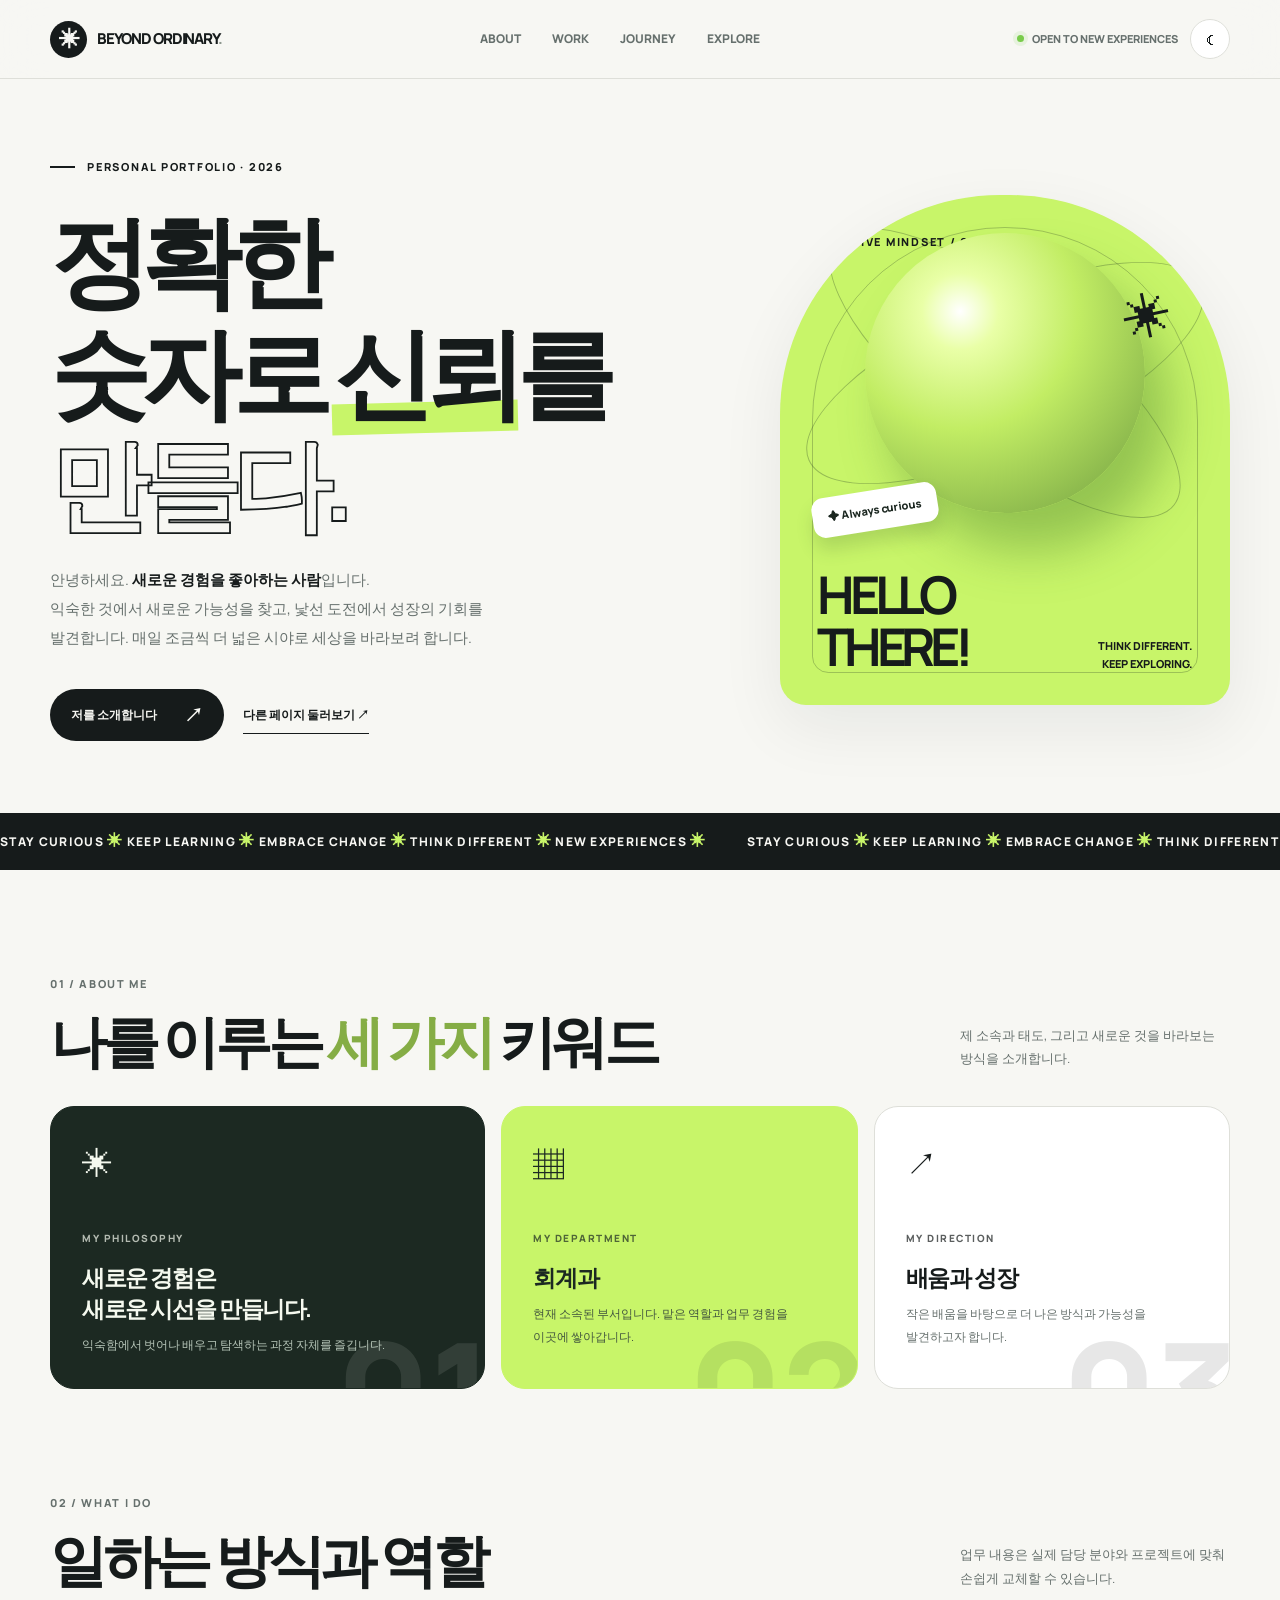
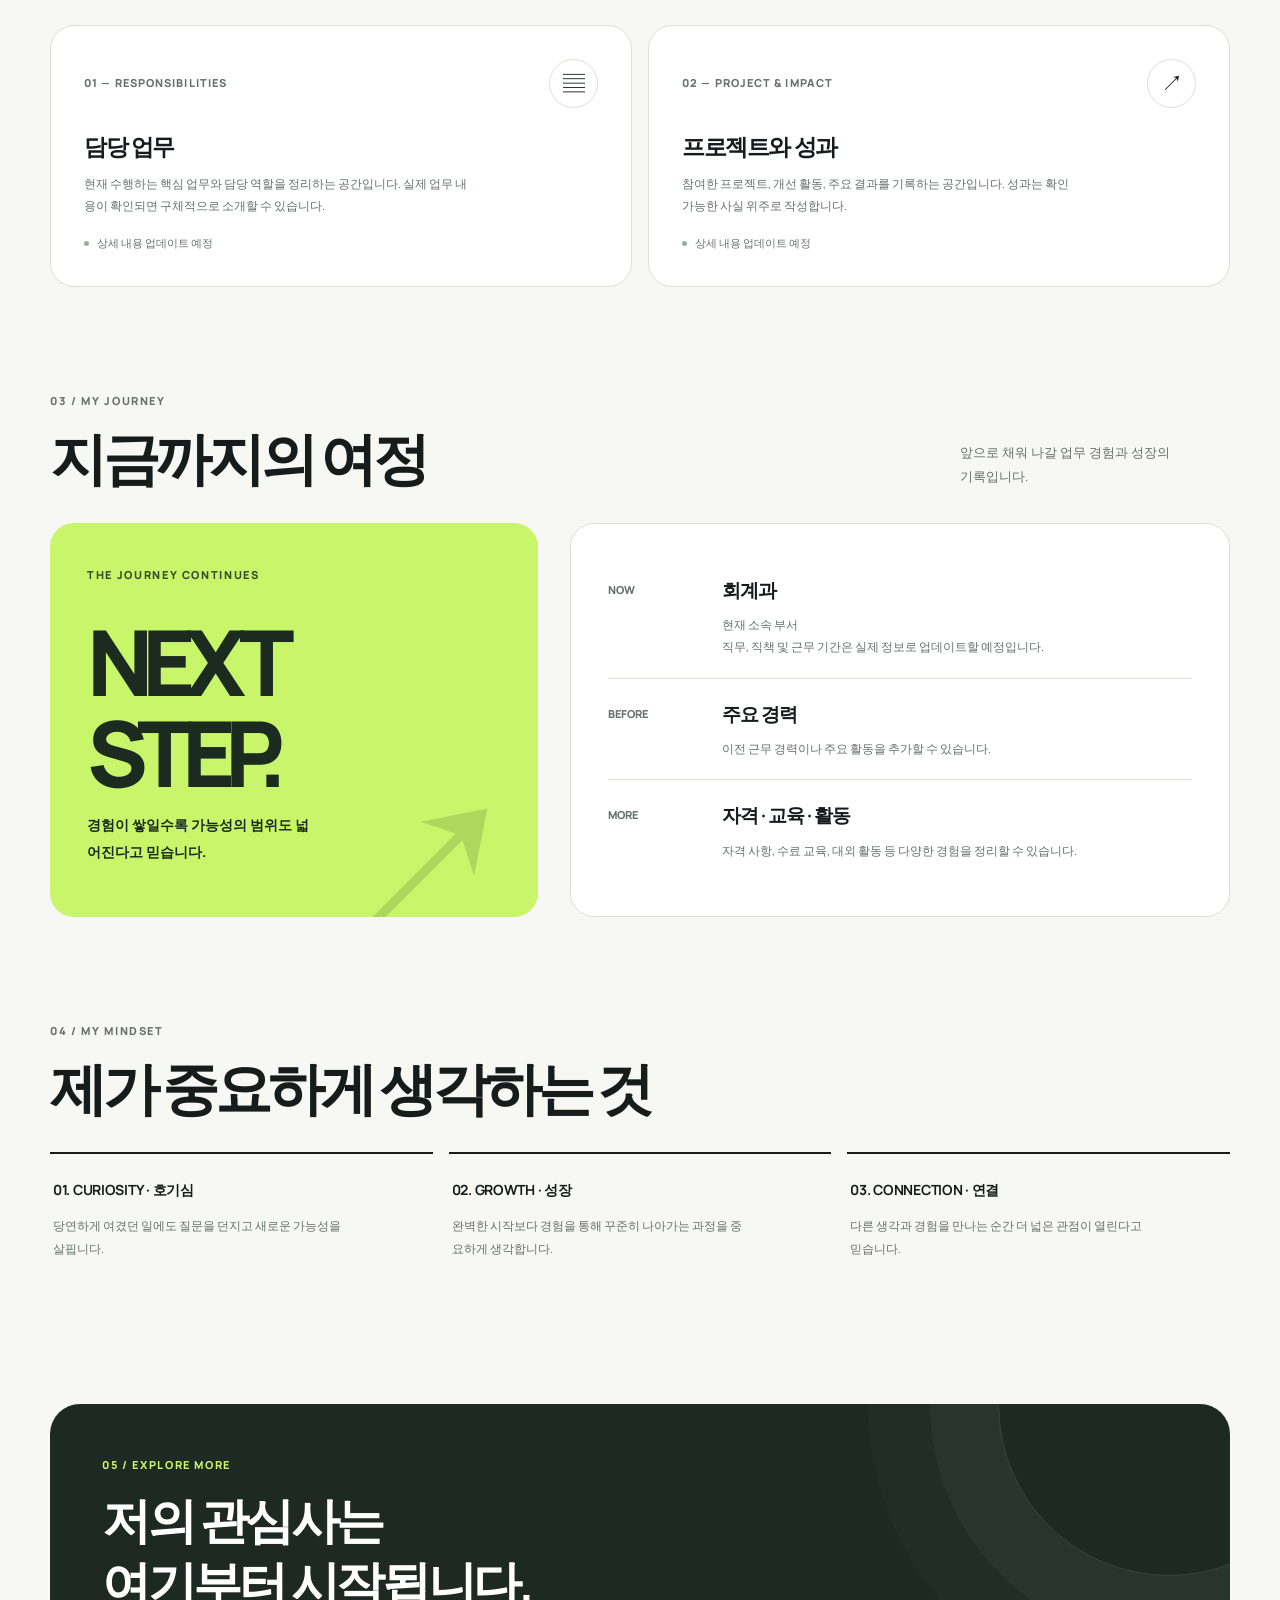
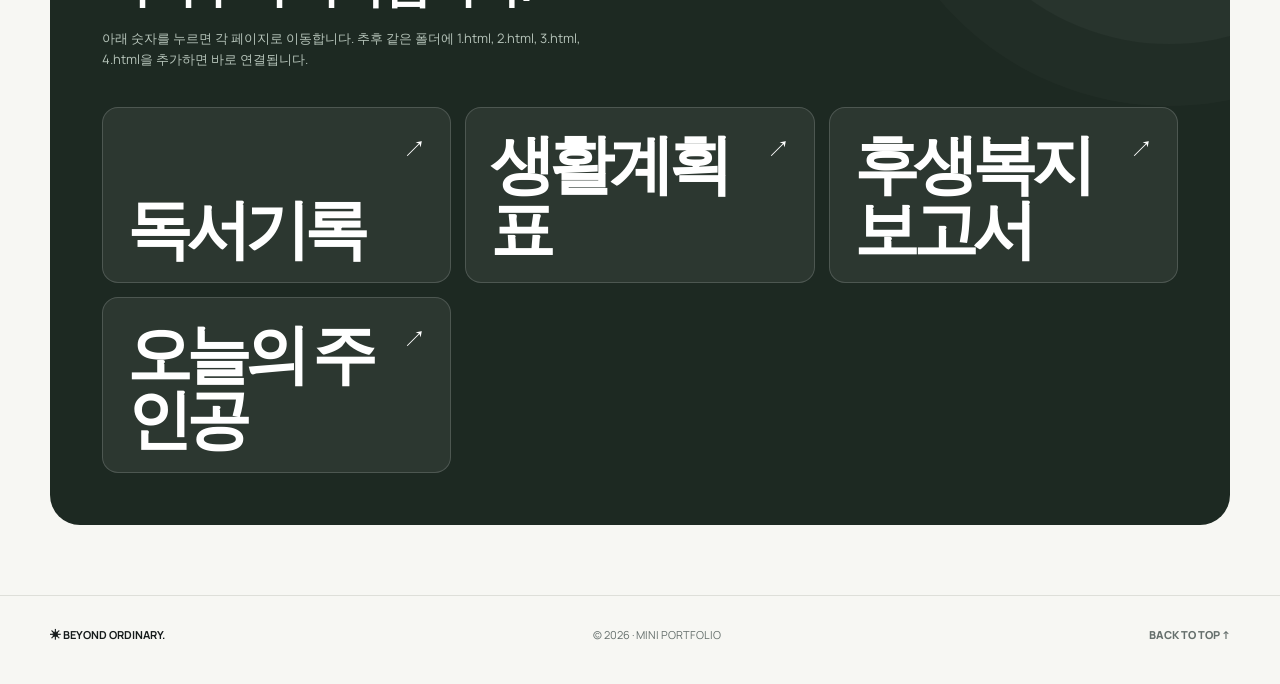
<file: index.html>
<!doctype html>
<html lang="ko">
<head>
<meta charset="utf-8"><meta name="viewport" content="width=device-width, initial-scale=1"><meta name="theme-color" content="#f7f7f3">
<meta name="description" content="새로운 경험을 좋아하는 사람 — 회계과 소속 개인 포트폴리오">
<title>Beyond Ordinary — Personal Portfolio</title>
<style>
@import url('https://fonts.googleapis.com/css2?family=DM+Sans:wght@400;500;600;700;800&family=Manrope:wght@400;500;600;700;800&display=swap');
:root{--bg:#f7f7f3;--paper:#fff;--ink:#161b1b;--soft:#66706d;--line:#dedfd9;--accent:#c8f569;--accent2:#e7ffb6;--dark:#17221e;--shadow:0 22px 65px rgba(15,31,24,.07)}
*{box-sizing:border-box}html{scroll-behavior:smooth}body{margin:0;background:var(--bg);color:var(--ink);font-family:'Manrope','Apple SD Gothic Neo','Malgun Gothic',sans-serif;line-height:1.65;-webkit-font-smoothing:antialiased}body.dark{--bg:#111815;--paper:#1a2520;--ink:#eef3ea;--soft:#a0aea5;--line:#35443b;--dark:#c8f569;--shadow:0 22px 65px rgba(0,0,0,.16)}
a{color:inherit;text-decoration:none}button{font:inherit}a:focus-visible,button:focus-visible{outline:3px solid #69a900;outline-offset:4px}::selection{background:var(--accent);color:#17221e}.shell{width:min(1180px,calc(100% - 64px));margin-inline:auto}
.site-header{position:sticky;top:0;z-index:100;background:color-mix(in srgb,var(--bg) 90%,transparent);border-bottom:1px solid var(--line);backdrop-filter:blur(20px)}.nav{height:78px;display:flex;justify-content:space-between;align-items:center;gap:22px}.brand{display:flex;align-items:center;gap:10px;font-size:15px;font-weight:800;letter-spacing:-.07em}.brandmark{display:grid;place-items:center;background:var(--ink);color:var(--bg);width:37px;height:37px;border-radius:50%;font-size:21px}.navlinks{display:flex;align-items:center;gap:31px}.navlinks a{font-size:12px;font-weight:800;color:var(--soft);transition:color .2s}.navlinks a:hover{color:var(--ink)}.navright{display:flex;align-items:center;gap:12px}.mode{width:40px;height:40px;display:grid;place-items:center;border:1px solid var(--line);border-radius:50%;background:var(--paper);color:var(--ink);cursor:pointer}.status{display:flex;align-items:center;gap:8px;font-weight:800;font-size:11px;color:var(--soft);white-space:nowrap}.status:before{content:'';height:7px;width:7px;background:#79cc4b;border-radius:50%;box-shadow:0 0 0 4px #79cc4b20}
.hero{padding:79px 0 72px;display:grid;grid-template-columns:1.2fr .8fr;align-items:center;gap:55px;min-height:660px}.eyebrow{display:flex;gap:12px;align-items:center;font-size:11px;font-weight:900;letter-spacing:.16em;text-transform:uppercase}.eyebrow:before{content:'';width:25px;height:2px;background:var(--ink)}.hero h1{font-size:clamp(57px,7.8vw,106px);letter-spacing:-.09em;line-height:1.12;margin:28px 0 25px;font-weight:800;word-break:keep-all}.hero h1 .outline{display:block;color:transparent;-webkit-text-stroke:1.8px var(--ink)}.hero h1 .highlight{position:relative;white-space:nowrap;z-index:0}.hero h1 .highlight:after{content:'';position:absolute;z-index:-1;bottom:6px;left:-1%;width:102%;height:23%;background:var(--accent);transform:rotate(-1.5deg)}.intro{font-size:15px;color:var(--soft);max-width:500px;line-height:1.95;word-break:keep-all}.hero-actions{display:flex;align-items:center;gap:19px;margin-top:37px;flex-wrap:wrap}.solid{display:inline-flex;gap:27px;align-items:center;background:var(--ink);color:var(--bg);padding:16px 21px;border-radius:100px;font-size:12px;font-weight:900;transition:transform .2s,box-shadow .2s}.solid:hover{transform:translateY(-3px);box-shadow:0 12px 25px #0002}.textlink{font-size:12px;font-weight:900;border-bottom:1px solid var(--ink);padding:8px 0}.arrow{font-size:19px;line-height:1}
.art{height:510px;border-radius:220px 220px 26px 26px;background:var(--accent);position:relative;overflow:hidden;isolation:isolate;box-shadow:var(--shadow)}.art:before{content:'';position:absolute;inset:32px;border:1px solid #273a2345;border-radius:200px 200px 17px 17px}.orb{position:absolute;width:280px;height:280px;border-radius:50%;left:50%;top:35%;transform:translate(-50%,-50%);background:radial-gradient(circle at 34% 28%,#fff 0%,#e9ffa7 14%,#c2ed64 43%,#6d9b40 100%);box-shadow:25px 38px 50px #45792b65}.orbit{position:absolute;border:1px solid #263d2550;width:430px;height:150px;left:50%;top:35%;border-radius:50%;transform:translate(-50%,-50%) rotate(-24deg)}.orbit.two{transform:translate(-50%,-50%) rotate(38deg)}.art-label{position:absolute;left:37px;top:38px;font-size:11px;font-weight:900;letter-spacing:.16em}.art-bottom{position:absolute;bottom:32px;left:37px;right:37px;display:flex;align-items:end;justify-content:space-between;gap:12px}.art-bottom b{font-size:52px;letter-spacing:-.1em;line-height:1}.art-bottom span{font-size:11px;font-weight:900;text-align:right;line-height:1.6}.floating{position:absolute;top:58%;left:7%;background:#fff;color:#1b2720;border-radius:12px;padding:11px 16px;font-weight:900;font-size:11px;transform:rotate(-9deg);box-shadow:0 12px 18px #36562b30}.spark{position:absolute;right:13%;top:16%;font-size:48px;transform:rotate(-12deg)}
.ticker{overflow:hidden;background:var(--ink);color:var(--bg);padding:16px 0;font-size:12px;font-weight:900;letter-spacing:.11em}.ticker-track{display:flex;gap:40px;white-space:nowrap;width:max-content;animation:move 30s linear infinite}.ticker b{color:var(--accent);font-size:15px}@keyframes move{to{transform:translateX(-50%)}}
.section{padding:105px 0 0;scroll-margin-top:90px}.section-head{display:flex;align-items:end;justify-content:space-between;gap:20px;margin-bottom:30px}.section-index{font-size:11px;font-weight:900;color:var(--soft);letter-spacing:.15em}.section h2{font-size:clamp(35px,5vw,57px);line-height:1.24;letter-spacing:-.075em;margin:12px 0 0;word-break:keep-all}.section-lead{font-size:13px;color:var(--soft);max-width:270px;line-height:1.8;word-break:keep-all;margin-bottom:5px}.about-grid{display:grid;grid-template-columns:1.1fr .9fr .9fr;gap:16px}.tile{background:var(--paper);border:1px solid var(--line);border-radius:24px;padding:31px;min-height:270px;position:relative;overflow:hidden}.tile-dark{background:#1c2922;color:#f5f9ef;border-color:#1c2922}.tile-lime{background:var(--accent);color:#1c2922;border-color:var(--accent)}.tile-icon{font-size:31px;margin-bottom:34px;display:block}.tile small,.tile .num{font-size:10px;font-weight:900;letter-spacing:.15em;opacity:.7}.tile h3{font-size:23px;letter-spacing:-.06em;line-height:1.35;margin:13px 0 10px}.tile p{font-size:12px;line-height:1.9;color:var(--soft);margin:0;word-break:keep-all}.tile-dark p{color:#b6c5b8}.tile-lime p{color:#44583f}.tile-watermark{position:absolute;font-size:140px;font-weight:900;bottom:-73px;right:-10px;opacity:.1;line-height:1}
.work-grid{display:grid;grid-template-columns:1fr 1fr;gap:16px}.work-card{border:1px solid var(--line);background:var(--paper);border-radius:24px;padding:33px;min-height:240px;display:flex;flex-direction:column;justify-content:space-between;transition:transform .22s,box-shadow .22s}.work-card:hover{transform:translateY(-5px);box-shadow:var(--shadow)}.work-top{display:flex;align-items:center;justify-content:space-between}.work-top span{font-size:11px;font-weight:900;color:var(--soft);letter-spacing:.1em}.work-icon{width:49px;height:49px;border:1px solid var(--line);border-radius:50%;display:grid;place-items:center;font-size:22px}.work-card h3{font-size:23px;letter-spacing:-.06em;margin:20px 0 7px}.work-card p{font-size:12px;color:var(--soft);max-width:390px;line-height:1.85;margin:0}.note{display:inline-flex;align-items:center;gap:8px;margin-top:17px;font-size:11px;color:var(--soft)}.note:before{content:'';width:5px;height:5px;border-radius:50%;background:#9cab9b}
.journey{display:grid;grid-template-columns:.85fr 1.15fr;gap:32px;align-items:stretch}.journey-side{background:var(--accent);border-radius:24px;padding:37px;color:#1b2b20;min-height:330px;position:relative;overflow:hidden}.journey-side .big{font-size:91px;letter-spacing:-.12em;line-height:1;font-weight:900;margin-top:30px}.journey-side p{font-weight:750;font-size:14px;max-width:225px;line-height:1.9}.journey-side:after{content:'↗';position:absolute;bottom:-93px;right:5px;font-size:250px;line-height:1;opacity:.14}.timeline{border:1px solid var(--line);background:var(--paper);border-radius:24px;padding:31px 37px}.time-entry{display:grid;grid-template-columns:91px 1fr;gap:23px;padding:20px 0;border-bottom:1px solid var(--line)}.time-entry:last-child{border-bottom:0}.time-entry time{font-size:11px;font-weight:900;color:var(--soft);padding-top:6px}.time-entry h3{font-size:19px;margin:0 0 8px;letter-spacing:-.05em}.time-entry p{font-size:12px;margin:0;color:var(--soft);line-height:1.8}
.values{display:grid;grid-template-columns:repeat(3,1fr);gap:16px}.value{border-top:2px solid var(--ink);padding:22px 3px}.value b{font-size:14px;letter-spacing:-.02em}.value p{font-size:12px;color:var(--soft);line-height:1.9;max-width:295px}
.projects{margin:110px 0 70px;border-radius:30px;background:#1d2922;color:white;padding:52px;position:relative;overflow:hidden;scroll-margin-top:90px}.projects:before{content:'';position:absolute;width:340px;height:340px;border:1px solid #ffffff21;border-radius:50%;right:-110px;top:-170px;box-shadow:0 0 0 68px #ffffff08,0 0 0 130px #ffffff05}.projects .section-index{color:var(--accent)}.projects h2{font-size:clamp(33px,4vw,49px);letter-spacing:-.07em;line-height:1.3;margin:13px 0 10px}.projects p{color:#b5c3b9;font-size:13px;position:relative;max-width:490px}.page-links{display:grid;grid-template-columns:repeat(3,1fr);gap:14px;margin-top:36px;position:relative}.page{border-radius:16px;min-height:144px;background:#ffffff11;border:1px solid #ffffff29;padding:22px 24px;display:flex;justify-content:space-between;align-items:flex-end;transition:background .2s,transform .2s}.page:hover{background:var(--accent);color:#1d2922;transform:translateY(-5px)}.page:active{transform:scale(.98)}.page b{font-size:65px;letter-spacing:-.09em;line-height:1}.page span{font-size:23px;align-self:flex-start}.page small{position:absolute;opacity:0}.footer{border-top:1px solid var(--line);padding:30px 0 40px;color:var(--soft);font-size:11px}.footer-inner{display:flex;align-items:center;justify-content:space-between;gap:10px;flex-wrap:wrap}.footer strong{color:var(--ink)}.reveal{opacity:0;transform:translateY(20px);transition:opacity .7s,transform .7s}.reveal.visible{opacity:1;transform:translateY(0)}
@media(max-width:950px){.hero{gap:30px}.hero h1{font-size:clamp(52px,7vw,79px)}.art{height:420px}.orb{width:230px;height:230px}.orbit{width:340px}.art-bottom b{font-size:40px}.about-grid{grid-template-columns:1fr 1fr}.about-grid .tile:first-child{grid-column:span 2;min-height:190px}.about-grid .tile:first-child .tile-icon{margin-bottom:10px}.navlinks{gap:18px}}
@media(max-width:700px){.shell{width:min(100% - 36px,1180px)}.nav{height:65px}.navlinks{display:none}.status{display:none}.hero{grid-template-columns:1fr;min-height:auto;padding:59px 0 58px;gap:40px}.hero h1{font-size:clamp(53px,11.4vw,79px)}.hero h1 .highlight:after{bottom:4px}.intro{font-size:13px}.art{max-width:500px;width:100%;height:390px;margin:auto}.section{padding-top:79px}.section-head{display:block}.section-lead{margin:15px 0 0}.about-grid,.work-grid,.values,.journey{grid-template-columns:1fr}.about-grid .tile:first-child{grid-column:auto}.tile{min-height:230px;padding:26px}.tile-icon{margin-bottom:20px}.work-card{min-height:205px;padding:25px}.journey-side{min-height:245px}.journey-side .big{margin-top:14px}.timeline{padding:15px 24px}.projects{padding:32px 23px;margin:80px 0 45px}.page-links{gap:9px}.page{min-height:110px;padding:14px}.page b{font-size:48px}.page span{font-size:19px}.value{padding-top:16px}.values{gap:4px}}
@media(max-width:420px){.hero h1{font-size:49px}.art{height:335px}.art-bottom b{font-size:35px}.orb{width:200px;height:200px}.orbit{width:300px}.time-entry{grid-template-columns:70px 1fr;gap:12px}.page b{font-size:41px}}
@media(prefers-reduced-motion:reduce){html{scroll-behavior:auto}.ticker-track{animation:none}.reveal{opacity:1;transform:none}*,*:before,*:after{transition:none!important}}
</style>
</head>
<body>
<header class="site-header"><nav class="nav shell" aria-label="주 메뉴"><a href="#top" class="brand"><span class="brandmark">✳</span><span>BEYOND ORDINARY<span style="color:#8c968d">.</span></span></a><div class="navlinks"><a href="#about">ABOUT</a><a href="#work">WORK</a><a href="#journey">JOURNEY</a><a href="#more">EXPLORE</a></div><div class="navright"><span class="status">OPEN TO NEW EXPERIENCES</span><button id="mode" class="mode" title="다크 모드 전환" aria-label="다크 모드 전환" aria-pressed="false">☾</button></div></nav></header>
<main id="top">
<div class="shell"><section class="hero"><div><div class="eyebrow">PERSONAL PORTFOLIO · 2026</div><h1>정확한<br>숫자로 <span class="highlight">신뢰</span>를<br><span class="outline">만들다.</span></h1><p class="intro">안녕하세요. <strong style="color:var(--ink)">새로운 경험을 좋아하는 사람</strong>입니다.<br>익숙한 것에서 새로운 가능성을 찾고, 낯선 도전에서 성장의 기회를 발견합니다. 매일 조금씩 더 넓은 시야로 세상을 바라보려 합니다.</p><div class="hero-actions"><a href="#about" class="solid">저를 소개합니다 <span class="arrow">↗</span></a><a href="#more" class="textlink">다른 페이지 둘러보기 ↗</a></div></div><div class="art" aria-label="새로운 아이디어를 상징하는 초록빛 구체 그래픽" role="img"><div class="art-label">CREATIVE MINDSET / 001</div><div class="orbit"></div><div class="orbit two"></div><div class="orb"></div><div class="spark">✳</div><div class="floating">✦ Always curious</div><div class="art-bottom"><b>HELLO<br>THERE!</b><span>THINK DIFFERENT.<br>KEEP EXPLORING.</span></div></div></section></div>
<div class="ticker" aria-hidden="true"><div class="ticker-track"><span>STAY CURIOUS <b>✳</b> KEEP LEARNING <b>✳</b> EMBRACE CHANGE <b>✳</b> THINK DIFFERENT <b>✳</b> NEW EXPERIENCES <b>✳</b></span><span>STAY CURIOUS <b>✳</b> KEEP LEARNING <b>✳</b> EMBRACE CHANGE <b>✳</b> THINK DIFFERENT <b>✳</b> NEW EXPERIENCES <b>✳</b></span></div></div>
<div class="shell">
<section class="section reveal" id="about"><div class="section-head"><div><div class="section-index">01 / ABOUT ME</div><h2>나를 이루는 <em style="font-style:normal;color:#85ad45">세 가지</em> 키워드</h2></div><p class="section-lead">제 소속과 태도, 그리고 새로운 것을 바라보는 방식을 소개합니다.</p></div><div class="about-grid"><article class="tile tile-dark"><span class="tile-icon">✳</span><small>MY PHILOSOPHY</small><h3>새로운 경험은<br>새로운 시선을 만듭니다.</h3><p>익숙함에서 벗어나 배우고 탐색하는 과정 자체를 즐깁니다.</p><div class="tile-watermark">01</div></article><article class="tile tile-lime"><span class="tile-icon">▦</span><small>MY DEPARTMENT</small><h3>회계과</h3><p>현재 소속된 부서입니다. 맡은 역할과 업무 경험을 이곳에 쌓아갑니다.</p><div class="tile-watermark">02</div></article><article class="tile"><span class="tile-icon">↗</span><small>MY DIRECTION</small><h3>배움과 성장</h3><p>작은 배움을 바탕으로 더 나은 방식과 가능성을 발견하고자 합니다.</p><div class="tile-watermark">03</div></article></div></section>
<section class="section reveal" id="work"><div class="section-head"><div><div class="section-index">02 / WHAT I DO</div><h2>일하는 방식과 역할</h2></div><p class="section-lead">업무 내용은 실제 담당 분야와 프로젝트에 맞춰 손쉽게 교체할 수 있습니다.</p></div><div class="work-grid"><article class="work-card"><div class="work-top"><span>01 — RESPONSIBILITIES</span><div class="work-icon">▤</div></div><div><h3>담당 업무</h3><p>현재 수행하는 핵심 업무와 담당 역할을 정리하는 공간입니다. 실제 업무 내용이 확인되면 구체적으로 소개할 수 있습니다.</p><span class="note">상세 내용 업데이트 예정</span></div></article><article class="work-card"><div class="work-top"><span>02 — PROJECT & IMPACT</span><div class="work-icon">↗</div></div><div><h3>프로젝트와 성과</h3><p>참여한 프로젝트, 개선 활동, 주요 결과를 기록하는 공간입니다. 성과는 확인 가능한 사실 위주로 작성합니다.</p><span class="note">상세 내용 업데이트 예정</span></div></article></div></section>
<section class="section reveal" id="journey"><div class="section-head"><div><div class="section-index">03 / MY JOURNEY</div><h2>지금까지의 여정</h2></div><p class="section-lead">앞으로 채워 나갈 업무 경험과 성장의 기록입니다.</p></div><div class="journey"><div class="journey-side"><span class="section-index" style="color:#354c2d">THE JOURNEY CONTINUES</span><div class="big">NEXT<br>STEP.</div><p>경험이 쌓일수록 가능성의 범위도 넓어진다고 믿습니다.</p></div><div class="timeline"><div class="time-entry"><time>NOW</time><div><h3>회계과</h3><p>현재 소속 부서<br>직무, 직책 및 근무 기간은 실제 정보로 업데이트할 예정입니다.</p></div></div><div class="time-entry"><time>BEFORE</time><div><h3>주요 경력</h3><p>이전 근무 경력이나 주요 활동을 추가할 수 있습니다.</p></div></div><div class="time-entry"><time>MORE</time><div><h3>자격 · 교육 · 활동</h3><p>자격 사항, 수료 교육, 대외 활동 등 다양한 경험을 정리할 수 있습니다.</p></div></div></div></div></section>
<section class="section reveal" id="values"><div class="section-head"><div><div class="section-index">04 / MY MINDSET</div><h2>제가 중요하게 생각하는 것</h2></div></div><div class="values"><div class="value"><b>01. CURIOSITY · 호기심</b><p>당연하게 여겼던 일에도 질문을 던지고 새로운 가능성을 살핍니다.</p></div><div class="value"><b>02. GROWTH · 성장</b><p>완벽한 시작보다 경험을 통해 꾸준히 나아가는 과정을 중요하게 생각합니다.</p></div><div class="value"><b>03. CONNECTION · 연결</b><p>다른 생각과 경험을 만나는 순간 더 넓은 관점이 열린다고 믿습니다.</p></div></div></section>
<section class="projects reveal" id="more"><div class="section-index">05 / EXPLORE MORE</div><h2>저의 관심사는<br>여기부터 시작됩니다.</h2><p>아래 숫자를 누르면 각 페이지로 이동합니다. 추후 같은 폴더에 1.html, 2.html, 3.html, 4.html을 추가하면 바로 연결됩니다.</p><div class="page-links"><a class="page" href="1.html" aria-label="1번 페이지로 이동"><b>독서기록</b><span>↗</span></a><a class="page" href="2.html" aria-label="2번 페이지로 이동"><b>생활계획표</b><span>↗</span></a><a class="page" href="3.html" aria-label="3번 페이지로 이동"><b>후생복지보고서</b><span>↗</span></a><a class="page" href="4.html" aria-label="4번 페이지로 이동"><b>오늘의 주인공</b><span>↗</span></a></div></section>
</div></main>
<footer class="footer"><div class="shell footer-inner"><strong>✳ BEYOND ORDINARY.</strong><span>© <span id="year">2026</span> · MINI PORTFOLIO</span><a href="#top" style="font-weight:800">BACK TO TOP ↑</a></div></footer>
<script>
document.getElementById('year').textContent=new Date().getFullYear();
const mode=document.getElementById('mode');mode.addEventListener('click',()=>{const dark=document.body.classList.toggle('dark');mode.textContent=dark?'☀':'☾';mode.setAttribute('aria-pressed',String(dark));mode.setAttribute('aria-label',dark?'라이트 모드 전환':'다크 모드 전환');document.querySelector('meta[name="theme-color"]').setAttribute('content',dark?'#111815':'#f7f7f3')});
if('IntersectionObserver' in window){const observer=new IntersectionObserver((entries)=>{entries.forEach(entry=>{if(entry.isIntersecting){entry.target.classList.add('visible');observer.unobserve(entry.target)}})},{threshold:.08});document.querySelectorAll('.reveal').forEach(el=>observer.observe(el))}else{document.querySelectorAll('.reveal').forEach(el=>el.classList.add('visible'))}
</script>
</body></html>
</file>
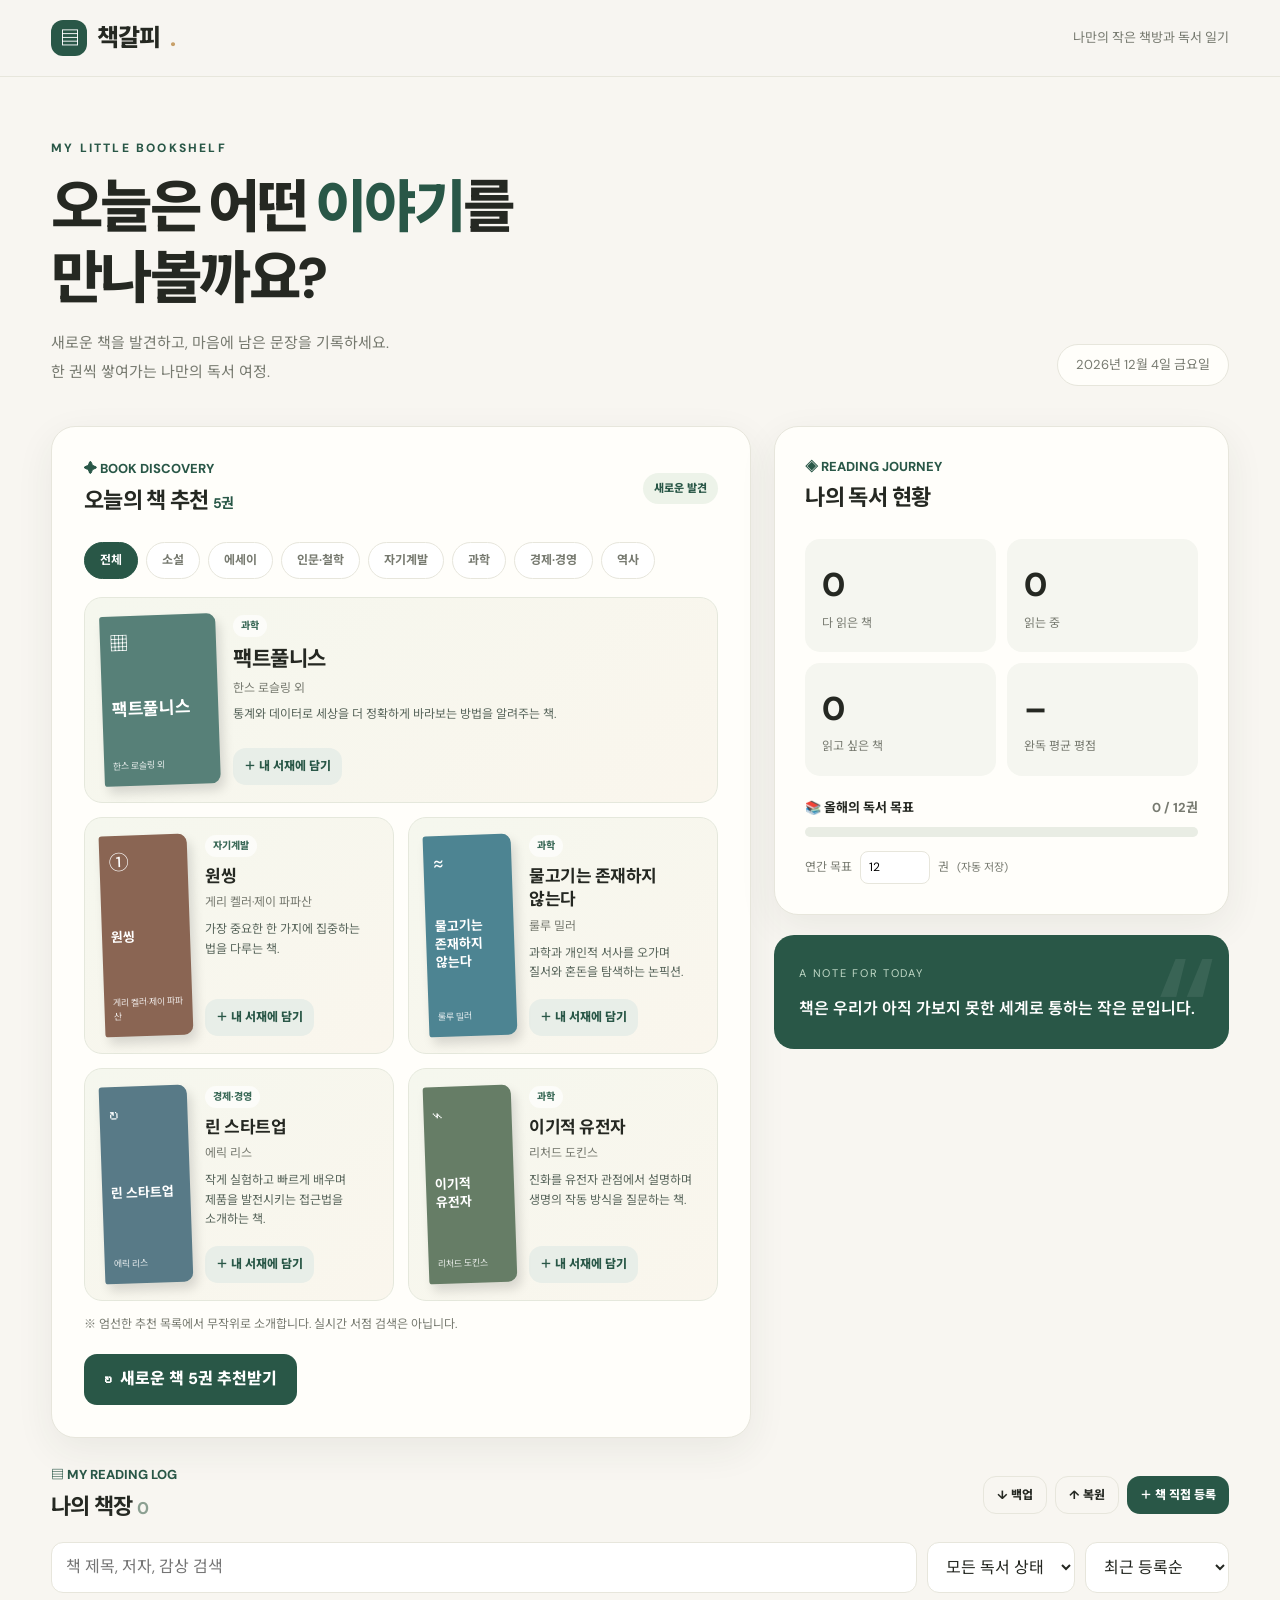
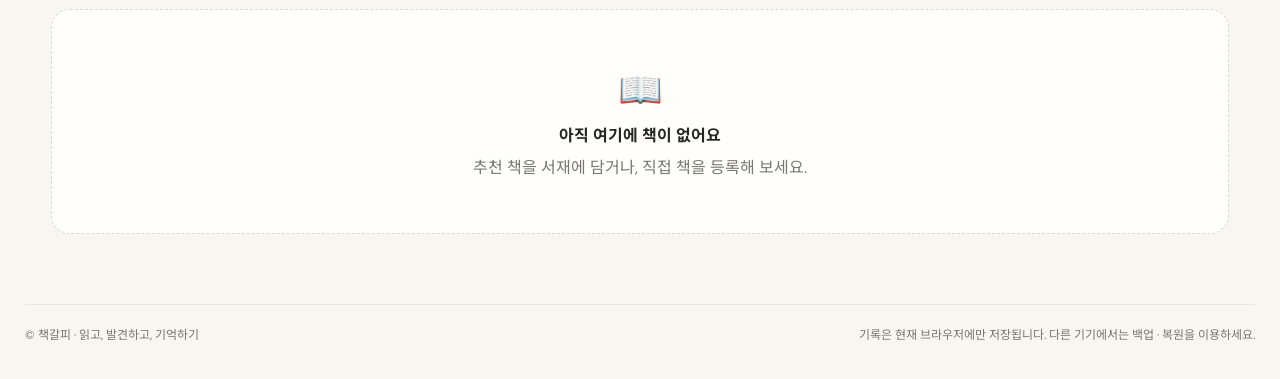
<file: 1.html>
<!DOCTYPE html>
<html lang="ko">
<head>
<meta charset="UTF-8"><meta name="viewport" content="width=device-width, initial-scale=1.0"><meta name="theme-color" content="#f8f6f1">
<title>책갈피 — 오늘의 책과 독서 기록</title>
<style>
@import url('https://fonts.googleapis.com/css2?family=DM+Sans:wght@400;500;600;700&family=Noto+Sans+KR:wght@400;500;600;700;800&display=swap');
:root{--bg:#f8f6f1;--surface:#fffefa;--ink:#252822;--muted:#777a70;--line:#e7e6dc;--green:#295747;--green2:#dfeae1;--gold:#d5a45e;--shadow:0 12px 38px rgba(40,51,38,.07)}*{box-sizing:border-box}html{scroll-behavior:smooth}body{margin:0;background:var(--bg);color:var(--ink);font-family:'DM Sans','Noto Sans KR',sans-serif;line-height:1.55}button,input,select,textarea{font:inherit}button{cursor:pointer}button:disabled{cursor:not-allowed;opacity:.45}.shell{max-width:1230px;padding:0 26px;margin:auto}.topbar{border-bottom:1px solid var(--line);background:rgba(248,246,241,.9)}.top-inner{display:flex;justify-content:space-between;align-items:center;min-height:76px;gap:12px}.brand{display:flex;align-items:center;gap:10px;font-size:24px;font-weight:800;letter-spacing:-1px}.brand-mark{width:36px;height:36px;border-radius:12px;background:var(--green);display:grid;place-items:center;color:white;font-size:20px}.top-note{color:var(--muted);font-size:13px}.hero{padding:62px 0 40px;display:flex;align-items:end;justify-content:space-between;gap:24px}.eyebrow{font-size:12px;color:var(--green);letter-spacing:2.2px;font-weight:800;text-transform:uppercase}.hero h1{font-size:clamp(32px,5.1vw,57px);line-height:1.26;margin:14px 0 14px;letter-spacing:-2.6px;font-weight:800}.hero h1 em{font-style:normal;color:var(--green)}.hero p{color:var(--muted);font-size:15px;margin:0;line-height:1.9}.datepill{background:var(--surface);border:1px solid var(--line);border-radius:100px;padding:10px 18px;color:var(--muted);font-size:13px;white-space:nowrap}.layout{display:grid;grid-template-columns:minmax(0,1.54fr) minmax(300px,1fr);gap:23px;align-items:start}.panel{background:var(--surface);border:1px solid var(--line);border-radius:24px;box-shadow:var(--shadow)}.recommend-panel{padding:32px}.section-top{display:flex;align-items:center;justify-content:space-between;gap:12px;margin-bottom:24px}.label{display:flex;align-items:center;gap:8px;font-size:13px;font-weight:800;color:var(--green)}.section-top h2,.records-head h2{font-size:22px;margin:5px 0 0;letter-spacing:-.7px}.pill{font-size:11px;background:#edf3e9;border-radius:100px;color:var(--green);padding:7px 11px;font-weight:800}.book-stage{background:linear-gradient(135deg,#e7eddf,#f4ede0 70%);border-radius:19px;min-height:300px;padding:28px;display:flex;gap:30px;align-items:center;position:relative;overflow:hidden}.book-stage:after{content:'✳';font-size:185px;color:rgba(255,255,255,.37);position:absolute;right:-27px;top:-84px;pointer-events:none}.book-cover{flex:0 0 165px;width:165px;height:231px;border-radius:5px 12px 12px 5px;background:var(--cover,#456456);box-shadow:8px 15px 23px #34463430,inset 5px 0 rgba(0,0,0,.1);transform:rotate(-5deg);display:flex;flex-direction:column;justify-content:space-between;padding:22px;color:white;position:relative;z-index:1;transition:transform .45s}.book-cover:before{content:'';position:absolute;left:8px;top:0;bottom:0;border-left:1px solid #ffffff35}.book-cover .cover-mark{font-size:32px;opacity:.8}.book-cover .cover-title{font-size:22px;word-break:keep-all;font-weight:800;line-height:1.33;letter-spacing:-1px}.book-cover .cover-author{font-size:10px;opacity:.82}.book-meta{z-index:1;min-width:0;flex:1}.genre{display:inline-block;color:#3a6957;background:#ffffffa8;border-radius:100px;padding:6px 10px;font-weight:800;font-size:11px}.book-meta h3{font-size:clamp(24px,3vw,35px);letter-spacing:-1.6px;line-height:1.35;margin:14px 0 5px;word-break:keep-all}.author{color:#637367;font-size:14px;margin:0 0 15px}.desc{font-size:14px;line-height:1.8;word-break:keep-all;color:#45564b;margin:0}.source-note{color:var(--muted);font-size:12px;margin:14px 0 0}.recommend-actions{display:flex;gap:10px;margin-top:21px;flex-wrap:wrap}.primary,.secondary,.quiet{border:0;border-radius:13px;padding:13px 20px;font-weight:800;display:inline-flex;align-items:center;justify-content:center;gap:7px;transition:.2s}.primary{background:var(--green);color:#fff}.primary:hover{background:#1b3d30;transform:translateY(-1px)}.secondary{background:#e8eee8;color:var(--green)}.secondary:hover{background:#d6e4d9}.quiet{background:transparent;border:1px solid var(--line);color:var(--ink)}.quiet:hover{background:#f5f5ee}.filter-row{display:flex;gap:8px;flex-wrap:wrap;margin:0 0 18px}.filter{border:1px solid var(--line);border-radius:100px;background:#fff;padding:8px 15px;font-size:12px;font-weight:700;color:var(--muted)}.filter.active{background:var(--green);border-color:var(--green);color:white}.stat-panel{padding:30px}.stat-head{margin-bottom:24px}.stat-head h2{margin:4px 0 0;font-size:22px;letter-spacing:-.6px}.stats{display:grid;grid-template-columns:1fr 1fr;gap:11px}.stat{background:#f5f6f0;border-radius:15px;padding:20px 17px}.stat .big{font-size:33px;font-weight:800;letter-spacing:-1.4px}.stat .small{font-size:12px;color:var(--muted);margin-top:3px}.goal{margin-top:22px}.goal-title{display:flex;justify-content:space-between;font-size:13px;font-weight:700;margin-bottom:9px}.goal-title span:last-child{color:var(--muted)}.progress{height:10px;background:#e9ede4;overflow:hidden;border-radius:20px}.progress>div{height:100%;background:#80a790;width:0;transition:width .4s}.goal-edit{display:flex;align-items:center;gap:8px;margin-top:14px;color:var(--muted);font-size:12px}.goal-edit input{width:70px;padding:6px 8px;border:1px solid var(--line);background:white;border-radius:8px}.quote{background:#295747;color:#fff;padding:25px;margin-top:20px;border-radius:20px;position:relative;overflow:hidden}.quote:after{content:'“';position:absolute;right:12px;top:-46px;font-size:170px;color:#ffffff14}.quote small{font-size:11px;letter-spacing:1.7px;color:#c1d9c7}.quote p{font-size:16px;font-weight:600;margin:11px 0 0;line-height:1.8;word-break:keep-all;position:relative}.records{margin:27px 0 70px}.records-head{display:flex;justify-content:space-between;align-items:center;flex-wrap:wrap;gap:13px;margin-bottom:18px}.toolbar{display:flex;gap:8px;flex-wrap:wrap}.toolbar button{font-size:12px;padding:9px 13px}.record-controls{display:flex;gap:10px;margin-bottom:16px;flex-wrap:wrap}.record-controls input,.record-controls select{padding:12px 14px;border-radius:12px;border:1px solid var(--line);background:#fff;color:var(--ink);outline:none}.record-controls input{flex:1;min-width:190px}.record-controls input:focus,.record-controls select:focus,.field input:focus,.field textarea:focus,.field select:focus{border-color:#72a289}.records-grid{display:grid;grid-template-columns:repeat(3,minmax(0,1fr));gap:14px}.record-card{background:var(--surface);border:1px solid var(--line);border-radius:19px;padding:21px;min-width:0;display:flex;flex-direction:column;gap:10px}.record-top{display:flex;justify-content:space-between;align-items:center;gap:10px}.status{font-size:11px;border-radius:30px;padding:5px 9px;background:#e1eee4;color:#2d6b4e;font-weight:800}.status.reading{background:#fff0d7;color:#9f6c20}.status.wish{background:#e7eaf7;color:#666da5}.record-card h3{margin:0;font-size:19px;line-height:1.5;letter-spacing:-.5px;word-break:keep-all}.record-card .sub{font-size:12px;color:var(--muted);margin:0}.record-card .memo{color:#5c615a;font-size:13px;line-height:1.7;margin:0;word-break:break-word;white-space:pre-wrap;display:-webkit-box;-webkit-line-clamp:3;-webkit-box-orient:vertical;overflow:hidden}.record-footer{display:flex;align-items:center;justify-content:space-between;gap:8px;margin-top:auto;padding-top:13px;border-top:1px solid var(--line)}.record-footer time{color:var(--muted);font-size:11px}.record-footer button{background:none;border:0;color:var(--green);font-weight:800;font-size:12px}.star{color:#d6a34e;letter-spacing:1px}.empty{grid-column:1/-1;text-align:center;border:1px dashed #d7dace;border-radius:19px;padding:52px 20px;color:var(--muted);background:#fffefa}.empty .emoji{font-size:36px;margin-bottom:6px}.empty strong{display:block;color:var(--ink);font-size:16px;margin-bottom:7px}.footer{border-top:1px solid var(--line);padding:21px 0 35px;color:var(--muted);font-size:12px;display:flex;justify-content:space-between;gap:12px;flex-wrap:wrap}.modal-backdrop{position:fixed;inset:0;background:#18271fc2;z-index:20;display:grid;place-items:center;padding:15px}.modal{background:var(--surface);border-radius:23px;width:min(100%,550px);max-height:93vh;overflow:auto;padding:28px;box-shadow:0 20px 80px #0004}.modal-head{display:flex;justify-content:space-between;align-items:center;gap:10px;margin-bottom:20px}.modal-head h2{margin:0;font-size:22px}.close{border:0;background:#f0f1ec;border-radius:50%;width:37px;height:37px;font-size:22px}.field{margin-bottom:16px}.field label{display:block;font-size:13px;font-weight:800;margin-bottom:7px}.field input,.field select,.field textarea{width:100%;border:1px solid var(--line);background:#fff;border-radius:11px;padding:11px 13px;outline:0;color:var(--ink)}.field textarea{min-height:95px;resize:vertical}.field-row{display:grid;grid-template-columns:1fr 1fr;gap:12px}.form-actions{display:flex;justify-content:space-between;gap:12px;margin-top:21px;flex-wrap:wrap}.form-actions .right{display:flex;gap:9px;margin-left:auto}.toast{position:fixed;bottom:24px;left:50%;transform:translate(-50%,20px);background:#273f32;color:#fff;padding:12px 18px;border-radius:12px;font-size:13px;box-shadow:0 9px 25px #0003;z-index:40;opacity:0;pointer-events:none;transition:.25s}.toast.show{opacity:1;transform:translate(-50%,0)}.hidden{display:none!important}.pop{animation:pop .35s ease}@keyframes pop{from{opacity:.3;transform:scale(.97)}to{opacity:1;transform:scale(1)}}@media(max-width:950px){.layout{grid-template-columns:1fr}.stats{grid-template-columns:repeat(4,1fr)}.quote{margin-top:17px}.records-grid{grid-template-columns:repeat(2,minmax(0,1fr))}}@media(max-width:620px){.shell{padding:0 16px}.top-inner{min-height:66px}.brand{font-size:21px}.top-note{display:none}.hero{padding:39px 0 27px;align-items:start;flex-direction:column;gap:18px}.hero h1{letter-spacing:-1.9px}.datepill{font-size:12px}.recommend-panel,.stat-panel{padding:19px}.book-stage{flex-direction:column;align-items:center;text-align:center;padding:28px 21px;gap:22px}.book-cover{width:146px;height:200px;flex-basis:200px;align-self:center}.book-meta h3{font-size:27px}.book-stage:after{font-size:140px}.recommend-actions>*{flex:1}.stats{grid-template-columns:1fr 1fr}.records-grid{grid-template-columns:1fr}.record-controls select{flex:1}.field-row{grid-template-columns:1fr}.modal{padding:20px}.footer{font-size:11px}}@media(prefers-reduced-motion:reduce){*,*:before,*:after{animation-duration:.01ms!important;transition-duration:.01ms!important;scroll-behavior:auto!important}}

.recommended-grid{display:grid;grid-template-columns:repeat(2,minmax(0,1fr));gap:14px}.recommend-card{border:1px solid #e5e8dc;border-radius:18px;padding:17px;background:linear-gradient(140deg,#f5f7ee,#faf6ed);display:flex;gap:15px;min-width:0;animation:pop .3s ease both}.recommend-card:first-child{grid-column:1/-1}.mini-cover{background:var(--cover);flex:0 0 88px;width:88px;min-height:132px;border-radius:3px 9px 9px 3px;box-shadow:4px 7px 11px #0002;color:white;padding:12px 9px;display:flex;flex-direction:column;justify-content:space-between;gap:10px;transform:rotate(-2deg)}.mini-cover strong{font-size:13px;line-height:1.4;word-break:keep-all}.mini-cover span{font-size:20px}.mini-cover small{font-size:9px;opacity:.85}.rec-detail{min-width:0;flex:1;display:flex;flex-direction:column;align-items:flex-start;gap:5px}.rec-detail .genre{padding:3px 8px;font-size:10px}.rec-detail h3{font-size:17px;line-height:1.4;letter-spacing:-.5px;margin:3px 0 0;word-break:keep-all}.rec-detail .rec-author{font-size:12px;color:var(--muted);margin:0}.rec-detail .rec-desc{font-size:12px;color:#58655b;line-height:1.65;margin:3px 0 11px;word-break:keep-all}.rec-detail button{margin-top:auto;font-size:12px;padding:9px 11px;min-height:36px}.recommend-card:first-child .mini-cover{width:116px;flex-basis:116px;min-height:170px}.recommend-card:first-child .mini-cover strong{font-size:17px}.recommend-card:first-child .rec-detail h3{font-size:21px}@media(max-width:650px){.recommended-grid{grid-template-columns:1fr}.recommend-card:first-child{grid-column:auto}.recommend-panel{padding:20px}.recommend-card{padding:14px}.recommend-card:first-child .mini-cover{flex-basis:88px;width:88px;min-height:132px}.recommend-card:first-child .rec-detail h3{font-size:17px}}
</style>
</head>
<body>
<header class="topbar"><div class="shell top-inner"><div class="brand"><span class="brand-mark">▤</span> 책갈피<span style="color:#c8a069">.</span></div><div class="top-note">나만의 작은 책방과 독서 일기</div></div></header>
<main class="shell">
<section class="hero"><div><div class="eyebrow">MY LITTLE BOOKSHELF</div><h1>오늘은 어떤 <em>이야기</em>를<br>만나볼까요?</h1><p>새로운 책을 발견하고, 마음에 남은 문장을 기록하세요.<br>한 권씩 쌓여가는 나만의 독서 여정.</p></div><div class="datepill" id="today"></div></section>
<div class="layout"><section class="panel recommend-panel" aria-labelledby="recTitle"><div class="section-top"><div><div class="label">✦ BOOK DISCOVERY</div><h2 id="recTitle">오늘의 책 추천 <span style="color:var(--green);font-size:14px">5권</span></h2></div><span class="pill">새로운 발견</span></div><div class="filter-row" id="genreFilters" aria-label="추천 장르 선택"></div><div class="recommended-grid" id="recommendedGrid" aria-live="polite"></div><p class="source-note">※ 엄선한 추천 목록에서 무작위로 소개합니다. 실시간 서점 검색은 아닙니다.</p><div class="recommend-actions"><button type="button" class="primary" id="shuffleBtn">↻ &nbsp;새로운 책 5권 추천받기</button></div></section>
<aside><section class="panel stat-panel"><div class="stat-head"><div class="label">◈ READING JOURNEY</div><h2>나의 독서 현황</h2></div><div class="stats"><div class="stat"><div class="big" id="readCount">0</div><div class="small">다 읽은 책</div></div><div class="stat"><div class="big" id="readingCount">0</div><div class="small">읽는 중</div></div><div class="stat"><div class="big" id="wishCount">0</div><div class="small">읽고 싶은 책</div></div><div class="stat"><div class="big" id="avgRating">–</div><div class="small">완독 평균 평점</div></div></div><div class="goal"><div class="goal-title"><span>📚 올해의 독서 목표</span><span id="goalText">0 / 12권</span></div><div class="progress"><div id="goalBar"></div></div><label class="goal-edit">연간 목표 <input id="goalInput" type="number" min="1" max="999" value="12" aria-label="연간 독서 목표 권수"> 권 <span style="font-size:11px">(자동 저장)</span></label></div></section><div class="quote"><small>A NOTE FOR TODAY</small><p>책은 우리가 아직 가보지 못한 세계로 통하는 작은 문입니다.</p></div></aside></div>
<section class="records" aria-labelledby="recordsTitle"><div class="records-head"><div><div class="label">▤ MY READING LOG</div><h2 id="recordsTitle">나의 책장 <span id="totalCount" style="color:#8ca092;font-size:17px">0</span></h2></div><div class="toolbar"><button class="quiet" id="exportBtn" title="독서 기록을 JSON 파일로 백업">↓ 백업</button><button class="quiet" id="importBtn" title="백업한 JSON 파일 불러오기">↑ 복원</button><button class="primary" id="addBtn">＋ 책 직접 등록</button><input id="importFile" type="file" accept="application/json,.json" class="hidden"></div></div><div class="record-controls"><input type="search" id="searchInput" placeholder="책 제목, 저자, 감상 검색" aria-label="내 책장 검색"><select id="statusFilter" aria-label="독서 상태 필터"><option value="all">모든 독서 상태</option><option value="done">다 읽었어요</option><option value="reading">읽는 중이에요</option><option value="wish">읽고 싶어요</option></select><select id="sortOrder" aria-label="정렬 방식"><option value="new">최근 등록순</option><option value="old">오래된 등록순</option><option value="title">제목 가나다순</option><option value="rating">평점 높은 순</option></select></div><div class="records-grid" id="recordsGrid"></div></section>
</main><footer class="shell footer"><span>© 책갈피 · 읽고, 발견하고, 기억하기</span><span>기록은 현재 브라우저에만 저장됩니다. 다른 기기에서는 백업 · 복원을 이용하세요.</span></footer>
<div class="modal-backdrop hidden" id="modalBackdrop"><div class="modal" role="dialog" aria-modal="true" aria-labelledby="modalTitle"><div class="modal-head"><h2 id="modalTitle">독서 기록하기</h2><button class="close" type="button" id="closeModal" aria-label="닫기">×</button></div><form id="bookForm"><input type="hidden" id="editId"><div class="field"><label for="inputTitle">책 제목 *</label><input id="inputTitle" required maxlength="150" placeholder="책 제목을 입력하세요"></div><div class="field"><label for="inputAuthor">저자</label><input id="inputAuthor" maxlength="100" placeholder="저자 이름"></div><div class="field-row"><div class="field"><label for="inputGenre">장르</label><select id="inputGenre"><option>소설</option><option>에세이</option><option>인문·철학</option><option>자기계발</option><option>과학</option><option>경제·경영</option><option>역사</option><option>기타</option></select></div><div class="field"><label for="inputStatus">독서 상태</label><select id="inputStatus"><option value="wish">읽고 싶어요</option><option value="reading">읽는 중이에요</option><option value="done">다 읽었어요</option></select></div></div><div class="field-row"><div class="field"><label for="inputDate">읽은 날짜 / 기록 날짜</label><input type="date" id="inputDate"></div><div class="field"><label for="inputRating">평점</label><select id="inputRating"><option value="0">평점 없음</option><option value="5">★★★★★ (5점)</option><option value="4">★★★★☆ (4점)</option><option value="3">★★★☆☆ (3점)</option><option value="2">★★☆☆☆ (2점)</option><option value="1">★☆☆☆☆ (1점)</option></select></div></div><div class="field"><label for="inputMemo">한 줄 감상 / 기억하고 싶은 문장</label><textarea id="inputMemo" maxlength="3000" placeholder="책에서 기억하고 싶은 생각이나 느낌을 남겨보세요."></textarea></div><div class="form-actions"><button type="button" class="quiet hidden" id="deleteBtn" style="color:#aa493b">기록 삭제</button><div class="right"><button type="button" class="quiet" id="cancelBtn">취소</button><button type="submit" class="primary">기록 저장하기</button></div></div></form></div></div><div class="toast" id="toast" role="status" aria-live="polite"></div>
<script>
(()=>{'use strict';
const CATALOG=[
['불편한 편의점','김호연','소설','작은 편의점을 배경으로 서로 다른 삶이 따뜻하게 만나는 이야기.','#466c61','✦'],
['아몬드','손원평','소설','감정을 느끼는 일이 서툰 소년이 세상과 관계 맺는 법을 배워가는 성장 소설.','#805a51','◈'],
['달러구트 꿈 백화점','이미예','소설','잠든 손님에게 꿈을 파는 신비로운 백화점으로 떠나는 상상 여행.','#6d6792','☾'],
['모순','양귀자','소설','서로 모순되는 삶과 사랑 사이에서 자신만의 답을 찾아가는 이야기.','#875b69','❧'],
['작별인사','김영하','소설','인간과 존재의 경계에서 나다운 삶이 무엇인지 질문하는 소설.','#4d6c79','◇'],
['파친코','이민진','소설','여러 세대에 걸친 가족의 선택과 생존을 따라가는 장대한 이야기.','#727b51','✳'],
['어린 왕자','앙투안 드 생텍쥐페리','소설','사랑과 우정, 진정으로 소중한 것에 대해 다시 생각하게 하는 이야기.','#557e91','✧'],
['데미안','헤르만 헤세','소설','자신만의 세계를 찾아가는 한 청년의 내면 성장 이야기.','#775d4e','☼'],
['나미야 잡화점의 기적','히가시노 게이고','소설','과거와 현재를 잇는 편지 속에서 작은 선택이 만드는 기적을 만나는 소설.','#627486','✉'],
['아주 희미한 빛으로도','최은영','소설','사람 사이에 남는 마음과 기억을 섬세하게 들여다보는 이야기들.','#64795c','✺'],
['여행의 이유','김영하','에세이','여행이 우리 삶을 어떻게 바꾸고 넓히는지 사유하는 에세이.','#697e89','↗'],
['나는 나로 살기로 했다','김수현','에세이','타인의 기대에서 벗어나 자기 모습으로 살아갈 용기를 건네는 책.','#9a6d74','♡'],
['어른의 행복은 조용하다','태수','에세이','일상의 평범한 순간에 숨어 있는 평온과 행복을 돌아보는 글.','#7d8161','☘'],
['언어의 온도','이기주','에세이','일상 속 말과 글에 담긴 마음의 온도를 느끼게 하는 산문.','#a67e63','❝'],
['보통의 언어들','김이나','에세이','우리가 쉽게 지나치는 감정과 관계를 언어로 다시 들여다보는 책.','#7c718c','❀'],
['죽음의 수용소에서','빅터 프랭클','인문·철학','극한의 상황 속에서도 삶의 의미를 찾는 인간의 힘을 생각하게 하는 기록.','#636c69','☼'],
['사피엔스','유발 하라리','인문·철학','인류의 탄생부터 현대 사회까지 인간의 역사를 큰 시야로 살펴보는 책.','#86725f','◎'],
['자유론','존 스튜어트 밀','인문·철학','개인의 자유와 사회의 역할을 깊이 있게 생각하게 하는 고전.','#4e6a78','⚖'],
['정의란 무엇인가','마이클 샌델','인문·철학','일상의 선택을 통해 정의와 도덕의 질문을 풀어가는 철학 입문서.','#646b93','◈'],
['철학은 어떻게 삶의 무기가 되는가','야마구치 슈','인문·철학','철학의 여러 생각을 현실의 문제 해결과 연결하는 교양서.','#4d7063','✥'],
['아주 작은 습관의 힘','제임스 클리어','자기계발','사소한 행동의 반복이 어떻게 큰 변화를 만드는지 알려주는 책.','#9a775c','✳'],
['역행자','자청','자기계발','익숙한 사고와 행동을 점검하고 삶의 방향을 바꾸는 방법을 제안하는 책.','#536e81','↗'],
['몰입','황농문','자기계발','깊은 집중을 통해 생각하고 문제를 해결하는 경험을 탐구하는 책.','#5c7b72','◎'],
['원씽','게리 켈러·제이 파파산','자기계발','가장 중요한 한 가지에 집중하는 법을 다루는 책.','#8a6553','①'],
['그릿','앤절라 더크워스','자기계발','목표를 향한 열정과 끈기가 성취에 미치는 힘을 살펴보는 책.','#6d7494','★'],
['코스모스','칼 세이건','과학','우주의 광활함과 그 속에서 인간이 차지하는 자리를 탐험하는 과학 고전.','#455d87','✶'],
['이기적 유전자','리처드 도킨스','과학','진화를 유전자 관점에서 설명하며 생명의 작동 방식을 질문하는 책.','#667d66','⌁'],
['물고기는 존재하지 않는다','룰루 밀러','과학','과학과 개인적 서사를 오가며 질서와 혼돈을 탐색하는 논픽션.','#4d8492','≈'],
['시간의 역사','스티븐 호킹','과학','우주와 시간, 블랙홀의 신비에 다가가는 현대 물리학 이야기.','#666083','◉'],
['팩트풀니스','한스 로슬링 외','과학','통계와 데이터로 세상을 더 정확하게 바라보는 방법을 알려주는 책.','#578078','▦'],
['돈의 심리학','모건 하우절','경제·경영','돈을 대하는 선택과 태도를 인간 심리의 관점에서 풀어낸 책.','#857752','◇'],
['부의 추월차선','엠제이 드마코','경제·경영','돈과 시간, 경제적 자유의 관계를 새로운 관점에서 제시하는 책.','#60776b','➚'],
['넛지','리처드 탈러·캐스 선스타인','경제·경영','일상적인 선택의 환경이 사람의 행동에 주는 영향을 설명하는 책.','#79708b','☞'],
['린 스타트업','에릭 리스','경제·경영','작게 실험하고 빠르게 배우며 제품을 발전시키는 접근법을 소개하는 책.','#587a87','↻'],
['총, 균, 쇠','재레드 다이아몬드','역사','문명 간 차이가 형성된 역사적·환경적 배경을 탐색하는 책.','#7f6d59','⌘'],
['역사의 쓸모','최태성','역사','지난 시대의 사건과 인물에서 오늘의 삶에 필요한 통찰을 찾는 책.','#736950','⌛'],
['거꾸로 읽는 세계사','유시민','역사','세계사의 중요한 사건들을 다른 각도에서 살펴보는 책.','#59716c','◷'],
['시민의 한국사 1','한국역사연구회','역사','고대부터 조선 전기까지 한국사의 흐름을 폭넓게 읽는 교양 역사서.','#766e84','▤']
].map((r,i)=>({id:'catalog-'+i,title:r[0],author:r[1],genre:r[2],desc:r[3],color:r[4],symbol:r[5]}));
const KEY='booknook.records.v1',GOAL='booknook.goal.v1',HISTORY='booknook.history.v1';
const $=id=>document.getElementById(id); const safeRead=(key,fallback)=>{try{const v=JSON.parse(localStorage.getItem(key));return v??fallback}catch{return fallback}};
let records=safeRead(KEY,[]);if(!Array.isArray(records))records=[];records=records.filter(x=>x&&typeof x==='object'&&typeof x.title==='string');
let history=safeRead(HISTORY,[]);if(!Array.isArray(history))history=[];
let genre='전체', currentBatch=[], lastFocus=null;
const genres=['전체','소설','에세이','인문·철학','자기계발','과학','경제·경영','역사'];
const text=(id,value)=>$(id).textContent=value;const nowLocal=()=>{const d=new Date(),tz=d.getTimezoneOffset();return new Date(d.getTime()-tz*60000).toISOString().slice(0,10)};
const uid=()=>typeof crypto!=='undefined'&&crypto.randomUUID?crypto.randomUUID():'b-'+Date.now()+'-'+Math.random().toString(36).slice(2);
function toast(msg){const el=$('toast');el.textContent=msg;el.classList.add('show');clearTimeout(toast.timer);toast.timer=setTimeout(()=>el.classList.remove('show'),2600)}
function persist(){try{localStorage.setItem(KEY,JSON.stringify(records));return true}catch{toast('저장 공간을 사용할 수 없습니다. 백업 기능을 이용해 주세요.');return false}}
function renderGenres(){$('genreFilters').replaceChildren();for(const g of genres){const b=document.createElement('button');b.className='filter'+(genre===g?' active':'');b.textContent=g;b.type='button';b.setAttribute('aria-pressed',genre===g);b.addEventListener('click',()=>{genre=g;renderGenres();recommend()});$('genreFilters').append(b)}}
function isSaved(book){return records.some(r=>r.catalogId===book.id||r.title.trim()===book.title&&r.author.trim()===book.author)}
function updateRecommendationButtons(){document.querySelectorAll('[data-book-id]').forEach(btn=>{const book=CATALOG.find(b=>b.id===btn.dataset.bookId);if(book)btn.textContent=isSaved(book)?'✓ 서재에 있는 책 · 수정':'＋ 내 서재에 담기'})}
function recommend(){const pool=CATALOG.filter(b=>genre==='전체'||b.genre===genre);if(!pool.length)return;
const count=Math.min(5,pool.length),previous=new Set(currentBatch.map(b=>b.id));let recent=new Set(history.filter(id=>pool.some(b=>b.id===id)));let available=pool.filter(b=>!recent.has(b.id)&&!previous.has(b.id));
if(available.length<count){recent=new Set();available=pool.filter(b=>!previous.has(b.id));history=[]}
if(available.length<count){available=pool.slice()}
for(let i=available.length-1;i>0;i--){const j=Math.floor(Math.random()*(i+1));[available[i],available[j]]=[available[j],available[i]]}
currentBatch=available.slice(0,count);history.push(...currentBatch.map(b=>b.id));history=history.slice(-CATALOG.length);try{localStorage.setItem(HISTORY,JSON.stringify(history))}catch{}
const grid=$('recommendedGrid');grid.replaceChildren();for(const [i,book] of currentBatch.entries()){
const card=document.createElement('article');card.className='recommend-card';card.style.animationDelay=(i*55)+'ms';
const cover=document.createElement('div');cover.className='mini-cover';cover.style.setProperty('--cover',book.color);
const symbol=document.createElement('span');symbol.textContent=book.symbol;const title=document.createElement('strong');title.textContent=book.title;const coverAuthor=document.createElement('small');coverAuthor.textContent=book.author;cover.append(symbol,title,coverAuthor);
const info=document.createElement('div');info.className='rec-detail';const g=document.createElement('span');g.className='genre';g.textContent=book.genre;const h=document.createElement('h3');h.textContent=book.title;const author=document.createElement('p');author.className='rec-author';author.textContent=book.author;const desc=document.createElement('p');desc.className='rec-desc';desc.textContent=book.desc;
const btn=document.createElement('button');btn.type='button';btn.className='secondary';btn.dataset.bookId=book.id;btn.textContent=isSaved(book)?'✓ 서재에 있는 책 · 수정':'＋ 내 서재에 담기';btn.addEventListener('click',()=>{const existing=records.find(r=>r.catalogId===book.id||r.title===book.title&&r.author===book.author);openModal(existing||{title:book.title,author:book.author,genre:book.genre,status:'wish',catalogId:book.id})});
info.append(g,h,author,desc,btn);card.append(cover,info);grid.append(card)}
}
const statusNames={done:'다 읽었어요',reading:'읽는 중이에요',wish:'읽고 싶어요'};
function renderStats(){const year=nowLocal().slice(0,4);let done=records.filter(r=>r.status==='done'),completedThisYear=done.filter(r=>(r.date||'').startsWith(year)).length;const rated=done.filter(r=>r.rating>0);text('readCount',done.length);text('readingCount',records.filter(r=>r.status==='reading').length);text('wishCount',records.filter(r=>r.status==='wish').length);text('avgRating',rated.length?(rated.reduce((s,r)=>s+r.rating,0)/rated.length).toFixed(1):'–');text('totalCount',records.length);const goal=Number($('goalInput').value)||12;text('goalText',completedThisYear+' / '+goal+'권');$('goalBar').style.width=Math.min(100,completedThisYear/goal*100)+'%'}
function renderRecords(){const q=$('searchInput').value.trim().toLocaleLowerCase(),status=$('statusFilter').value,order=$('sortOrder').value;let filtered=records.filter(r=>(status==='all'||r.status===status)&&[r.title,r.author,r.memo].some(v=>String(v||'').toLocaleLowerCase().includes(q)));filtered.sort((a,b)=>order==='old'?(a.created||0)-(b.created||0):order==='title'?a.title.localeCompare(b.title,'ko'):order==='rating'?(b.rating||0)-(a.rating||0): (b.created||0)-(a.created||0));$('recordsGrid').replaceChildren();if(!filtered.length){const e=document.createElement('div');e.className='empty';e.innerHTML='<div class="emoji">📖</div><strong>아직 여기에 책이 없어요</strong><span>추천 책을 서재에 담거나, 직접 책을 등록해 보세요.</span>';$('recordsGrid').append(e);return}for(const r of filtered){const card=document.createElement('article');card.className='record-card';const top=document.createElement('div');top.className='record-top';const badge=document.createElement('span');badge.className='status '+(r.status==='reading'?'reading':r.status==='wish'?'wish':'');badge.textContent=statusNames[r.status]||statusNames.wish;top.append(badge);if(r.rating){const stars=document.createElement('span');stars.className='star';stars.setAttribute('aria-label',r.rating+'점');stars.textContent='★'.repeat(Math.min(5,r.rating))+'☆'.repeat(Math.max(0,5-r.rating));top.append(stars)}card.append(top);const h=document.createElement('h3');h.textContent=r.title;card.append(h);const sub=document.createElement('p');sub.className='sub';sub.textContent=(r.author||'저자 미입력')+' · '+(r.genre||'기타');card.append(sub);if(r.memo){const memo=document.createElement('p');memo.className='memo';memo.textContent='“'+r.memo+'”';card.append(memo)}const foot=document.createElement('div');foot.className='record-footer';const time=document.createElement('time');time.textContent=r.date||'날짜 미입력';if(r.date)time.dateTime=r.date;const edit=document.createElement('button');edit.textContent='수정하기 ↗';edit.type='button';edit.addEventListener('click',()=>openModal(r));foot.append(time,edit);card.append(foot);$('recordsGrid').append(card)}}
function refresh(){renderStats();renderRecords()}
function openModal(r){lastFocus=document.activeElement;const item=r||{};$('bookForm').reset();$('editId').value=item.id||'';$('inputTitle').value=item.title||'';$('inputAuthor').value=item.author||'';$('inputGenre').value=genres.includes(item.genre)?item.genre:'기타';$('inputStatus').value=item.status||'wish';$('inputDate').value=item.date||nowLocal();$('inputRating').value=String(item.rating||0);$('inputMemo').value=item.memo||'';text('modalTitle',r?'독서 기록 수정하기':'새로운 책 기록하기');$('deleteBtn').classList.toggle('hidden',!r);$('modalBackdrop').classList.remove('hidden');document.body.style.overflow='hidden';$('inputTitle').focus()}
function closeModal(){$('modalBackdrop').classList.add('hidden');document.body.style.overflow='';lastFocus?.focus?.()}
$('bookForm').addEventListener('submit',e=>{e.preventDefault();const title=$('inputTitle').value.trim();if(!title){toast('책 제목을 입력해 주세요.');return}const id=$('editId').value,previous=records.find(x=>x.id===id);const matching=CATALOG.find(x=>x.title===title&&x.author===$('inputAuthor').value.trim());const next={id:id||uid(),title,author:$('inputAuthor').value.trim(),genre:$('inputGenre').value,status:$('inputStatus').value,date:$('inputDate').value,rating:Number($('inputRating').value)||0,memo:$('inputMemo').value.trim(),created:previous?.created||Date.now(),catalogId:previous?.catalogId||matching?.id||null};if(previous){records=records.map(x=>x.id===id?next:x)}else{records.unshift(next)}persist();closeModal();refresh();updateRecommendationButtons();toast(previous?'독서 기록을 수정했어요.':'책을 내 서재에 담았어요!')});
$('deleteBtn').addEventListener('click',()=>{const id=$('editId').value;if(!id||!confirm('이 독서 기록을 삭제할까요?'))return;records=records.filter(x=>x.id!==id);persist();closeModal();refresh();updateRecommendationButtons();toast('독서 기록을 삭제했어요.')});
$('shuffleBtn').addEventListener('click',recommend);$('addBtn').addEventListener('click',()=>openModal());$('closeModal').addEventListener('click',closeModal);$('cancelBtn').addEventListener('click',closeModal);$('modalBackdrop').addEventListener('click',e=>{if(e.target===$('modalBackdrop'))closeModal()});document.addEventListener('keydown',e=>{if(e.key==='Escape'&&!$('modalBackdrop').classList.contains('hidden'))closeModal();if(e.key==='Tab'&&!$('modalBackdrop').classList.contains('hidden')){const focusable=[...$('modalBackdrop').querySelectorAll('button:not(:disabled),input:not([type=hidden]),select,textarea')].filter(x=>x.offsetParent!==null);if(!focusable.length)return;const first=focusable[0],last=focusable[focusable.length-1];if(e.shiftKey&&document.activeElement===first){e.preventDefault();last.focus()}else if(!e.shiftKey&&document.activeElement===last){e.preventDefault();first.focus()}}});
for(const id of ['searchInput','statusFilter','sortOrder'])$(id).addEventListener(id==='searchInput'?'input':'change',renderRecords);
const savedGoal=Number(safeRead(GOAL,12));$('goalInput').value=Number.isInteger(savedGoal)&&savedGoal>0&&savedGoal<=999?savedGoal:12;$('goalInput').addEventListener('change',()=>{const n=Math.max(1,Math.min(999,Math.round(Number($('goalInput').value)||12)));$('goalInput').value=n;try{localStorage.setItem(GOAL,JSON.stringify(n))}catch{}renderStats()});
$('exportBtn').addEventListener('click',()=>{const data={app:'booknook',version:1,exportedAt:new Date().toISOString(),goal:Number($('goalInput').value),records};const blob=new Blob([JSON.stringify(data,null,2)],{type:'application/json'});const url=URL.createObjectURL(blob);const a=document.createElement('a');a.href=url;a.download='책갈피_독서기록_'+nowLocal()+'.json';document.body.append(a);a.click();a.remove();setTimeout(()=>URL.revokeObjectURL(url),1000);toast('독서 기록 백업 파일을 저장했어요.')});
$('importBtn').addEventListener('click',()=>$('importFile').click());$('importFile').addEventListener('change',async e=>{const file=e.target.files?.[0];if(!file)return;try{if(file.size>5*1024*1024)throw Error('5MB 이하 파일만 불러올 수 있어요.');const data=JSON.parse(await file.text());if(data.app!=='booknook'||!Array.isArray(data.records)||data.records.length>10000)throw Error('책갈피 백업 파일이 아닙니다.');const cleaned=data.records.filter(x=>x&&typeof x.title==='string'&&x.title.trim()&&x.title.length<=150).map(x=>({id:typeof x.id==='string'?x.id:uid(),title:x.title.slice(0,150),author:String(x.author||'').slice(0,100),genre:String(x.genre||'기타').slice(0,40),status:['done','reading','wish'].includes(x.status)?x.status:'wish',date:/^\d{4}-\d{2}-\d{2}$/.test(x.date||'')?x.date:'',rating:[0,1,2,3,4,5].includes(Number(x.rating))?Number(x.rating):0,memo:String(x.memo||'').slice(0,3000),created:Number.isFinite(Number(x.created))?Number(x.created):Date.now(),catalogId:typeof x.catalogId==='string'?x.catalogId:null}));if(!confirm('현재 기록 '+records.length+'권을 백업 파일의 '+cleaned.length+'권으로 교체할까요? 기존 기록은 덮어씌워집니다.'))return;records=cleaned;if(Number.isInteger(data.goal)&&data.goal>0&&data.goal<=999){$('goalInput').value=data.goal;localStorage.setItem(GOAL,JSON.stringify(data.goal))}persist();refresh();toast(cleaned.length+'권의 기록을 복원했어요.')}catch(err){toast(err.message||'파일을 읽을 수 없습니다.')}finally{e.target.value=''}});
const d=new Date();text('today',new Intl.DateTimeFormat('ko-KR',{year:'numeric',month:'long',day:'numeric',weekday:'long'}).format(d));renderGenres();recommend();refresh();
})();
</script>
</body></html>
</file>
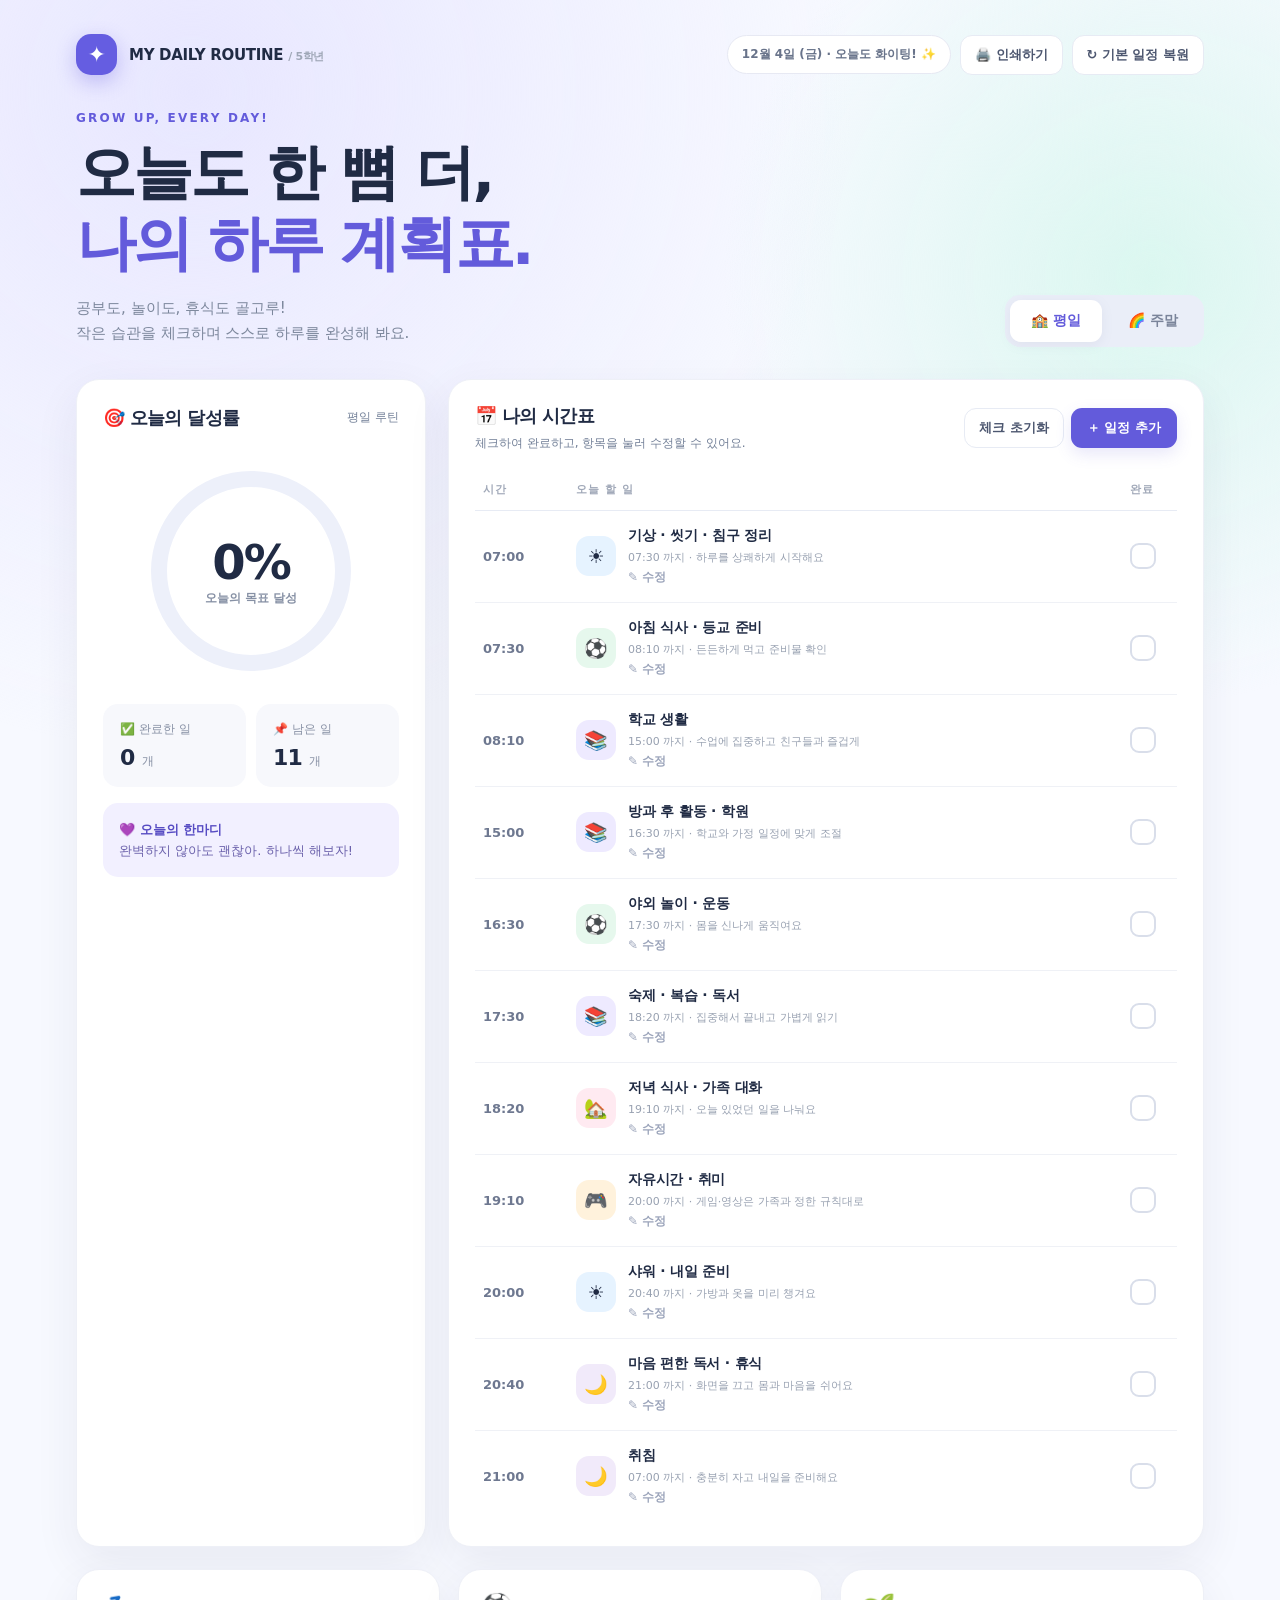
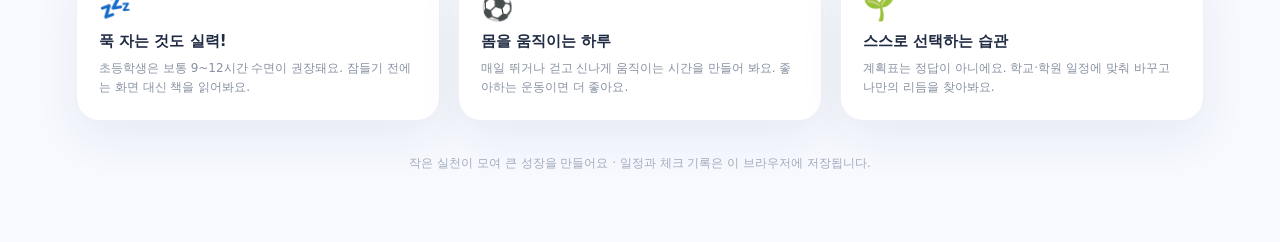
<file: 2.html>
<!DOCTYPE html>
<html lang="ko">
<head>
<meta charset="UTF-8" />
<meta name="viewport" content="width=device-width, initial-scale=1" />
<meta name="theme-color" content="#f7f9ff" />
<title>나의 하루 | 초등 5학년 생활계획표</title>
<style>
:root{font-family:ui-sans-serif,system-ui,-apple-system,"Apple SD Gothic Neo","Malgun Gothic",sans-serif;color:#202b44;background:#f7f9ff;--line:#e7ebf4;--muted:#738098;--primary:#635bdb;--soft:#eeecff;--card:#fff;--shadow:0 16px 46px rgba(37,45,91,.07)}
*{box-sizing:border-box}body{margin:0;min-height:100vh;background:radial-gradient(circle at 15% 5%,#e8e7ff 0,transparent 32%),radial-gradient(circle at 90% 15%,#dbf7f0 0,transparent 22%),#f7f9ff}button,input,select{font:inherit}button{cursor:pointer}button:focus-visible,input:focus-visible,select:focus-visible{outline:3px solid #a9a4ff;outline-offset:2px}.shell{max-width:1180px;margin:auto;padding:34px 26px 70px}.top{display:flex;align-items:center;justify-content:space-between;gap:16px;flex-wrap:wrap}.brand{display:flex;align-items:center;gap:12px;font-size:15px;font-weight:850;letter-spacing:-.3px}.logo{width:41px;height:41px;border-radius:15px;display:grid;place-items:center;font-size:22px;background:#655de1;color:white;box-shadow:0 7px 20px #655de155}.top-right{display:flex;gap:9px;align-items:center;flex-wrap:wrap}.chip{padding:10px 14px;border:1px solid #e7e9f3;background:#fff;border-radius:30px;font-size:12px;font-weight:750;color:#68738a}.ghost{background:white;border:1px solid var(--line);padding:10px 14px;border-radius:12px;font-size:13px;font-weight:750;color:#4d5770;transition:.15s}.ghost:hover{border-color:#b8b3ff;transform:translateY(-1px)}.hero{margin-top:36px;display:flex;justify-content:space-between;align-items:flex-end;gap:20px;flex-wrap:wrap}.eyebrow{color:var(--primary);font-size:12px;font-weight:900;letter-spacing:2.2px;margin:0 0 12px}.hero h1{font-size:clamp(34px,5vw,60px);line-height:1.18;letter-spacing:-2.9px;margin:0;font-weight:900}.hero h1 span{color:var(--primary)}.subtitle{color:#7c879c;font-size:15px;line-height:1.7;margin:17px 0 0}.mode{display:flex;gap:5px;background:#eaeef8;padding:5px;border-radius:15px}.mode button{background:transparent;border:0;padding:12px 21px;color:#7a849a;font-size:14px;font-weight:850;border-radius:11px;transition:.2s}.mode button.active{background:white;color:var(--primary);box-shadow:0 3px 12px #7b83a01a}.dashboard{display:grid;grid-template-columns:350px minmax(0,1fr);gap:22px;margin-top:32px}.card{background:var(--card);border:1px solid #eef0f7;border-radius:23px;box-shadow:var(--shadow)}.overview{padding:26px}.card-top{display:flex;justify-content:space-between;align-items:center;gap:10px}.section-title{font-size:18px;font-weight:900;letter-spacing:-.7px;margin:0}.small-muted{font-size:12px;color:var(--muted)}.donut-wrap{position:relative;width:230px;height:230px;margin:26px auto 18px}.donut{width:100%;height:100%;transform:rotate(-90deg)}.donut .track{fill:none;stroke:#edf0fa;stroke-width:16}.donut .progress{fill:none;stroke:#7167e9;stroke-width:16;stroke-linecap:round;transition:stroke-dashoffset .45s}.donut-content{position:absolute;inset:0;display:flex;flex-direction:column;justify-content:center;align-items:center}.donut-content b{font-size:48px;letter-spacing:-2px}.donut-content span{font-size:12px;color:#8791a5;font-weight:700}.stat-row{display:grid;grid-template-columns:1fr 1fr;gap:10px}.stat{background:#f7f8fc;border-radius:15px;padding:17px}.stat span{display:block;color:#8790a4;font-size:12px;margin-bottom:7px}.stat strong{font-size:22px;letter-spacing:-.7px}.stat strong small{font-size:12px;color:#8790a4;font-weight:500}.tip{background:#f2f0ff;border-radius:15px;color:#6c62ac;padding:16px;font-size:13px;line-height:1.65;margin-top:16px}.tip b{color:#574cc3}.schedule-card{padding:24px 26px}.schedule-top{display:flex;justify-content:space-between;align-items:center;gap:12px;margin-bottom:17px;flex-wrap:wrap}.schedule-top .mini-actions{display:flex;gap:7px}.primary{border:0;background:var(--primary);color:#fff;border-radius:11px;padding:11px 16px;font-size:13px;font-weight:800;box-shadow:0 6px 16px #665dda26;transition:.15s}.primary:hover{background:#5147cc;transform:translateY(-1px)}.timehead{display:grid;grid-template-columns:82px 1fr 54px;gap:11px;padding:13px 8px;border-bottom:1px solid var(--line);color:#a0a8b8;font-size:11px;font-weight:900;letter-spacing:1px}.items{display:flex;flex-direction:column}.item{display:grid;grid-template-columns:82px 1fr 54px;gap:11px;align-items:center;padding:16px 8px;border-bottom:1px solid #eff1f6;transition:background .18s}.item:last-child{border:0}.item:hover{background:#fbfbff}.time{color:#6e7890;font-size:13px;font-weight:800;font-variant-numeric:tabular-nums}.item-body{display:flex;align-items:center;gap:12px;min-width:0}.symbol{flex:none;width:40px;height:40px;display:grid;place-items:center;border-radius:13px;font-size:19px}.item-title{font-size:14px;font-weight:850;letter-spacing:-.2px;white-space:nowrap;overflow:hidden;text-overflow:ellipsis}.item-desc{font-size:11px;color:#98a1b1;margin-top:5px;white-space:nowrap;overflow:hidden;text-overflow:ellipsis}.done .item-title{text-decoration:line-through;color:#a0a6b5}.done .item-desc{color:#b4bac5}.tick{width:26px;height:26px;border-radius:9px;border:2px solid #d9deea;appearance:none;-webkit-appearance:none;cursor:pointer;position:relative;justify-self:center;transition:.15s}.tick:checked{background:#7067e5;border-color:#7067e5}.tick:checked:after{content:'✓';position:absolute;inset:0;display:grid;place-items:center;color:white;font-size:17px;font-weight:bold}.cat-study{background:#eeeaff}.cat-health{background:#e6f8ed}.cat-play{background:#fff2dc}.cat-routine{background:#e6f3ff}.cat-family{background:#ffeaf1}.cat-rest{background:#f1eafa}.bottom{margin-top:22px;display:grid;grid-template-columns:1fr 1fr 1fr;gap:18px}.mini-card{padding:22px}.mini-card .emoji{font-size:26px;display:block;margin-bottom:10px}.mini-card h3{font-size:15px;margin:0 0 8px}.mini-card p{font-size:12px;color:#8791a2;line-height:1.65;margin:0}.footer{text-align:center;font-size:12px;color:#a2aabb;margin-top:34px}.modal-overlay{position:fixed;inset:0;background:#1d254e7a;display:none;justify-content:center;align-items:center;padding:16px;z-index:20}.modal-overlay.show{display:flex}.modal{background:white;width:min(100%,510px);border-radius:22px;padding:27px;box-shadow:0 24px 80px #1b215440}.modal h2{margin:0 0 5px;font-size:22px}.modal p{margin:0 0 20px;color:#8590a3;font-size:13px}.field-grid{display:grid;grid-template-columns:1fr 1fr;gap:13px}.field{display:flex;flex-direction:column;gap:7px;margin-bottom:13px}.field.full{grid-column:1/-1}.field label{font-size:12px;font-weight:850;color:#667188}.field input,.field select{width:100%;padding:12px;border:1px solid #dde2ed;border-radius:11px;background:#fff;color:#26334d;font-size:14px}.modal-actions{display:flex;gap:9px;justify-content:flex-end;margin-top:12px}.danger{color:#d04457;background:#fff2f3;border:0;border-radius:11px;padding:11px 14px;font-size:13px;font-weight:800;margin-right:auto}.edit-target{border:0;background:transparent;color:#9ca5bb;font-size:12px;font-weight:800;margin-top:4px;padding:0}.edit-target:hover{color:#635bdb}.empty{text-align:center;color:#8791a5;padding:36px 8px}.toast{position:fixed;bottom:23px;left:50%;transform:translate(-50%,30px);background:#26304b;color:white;border-radius:12px;padding:12px 18px;opacity:0;pointer-events:none;transition:.25s;font-size:13px;z-index:30}.toast.show{opacity:1;transform:translate(-50%,0)}@media(max-width:860px){.dashboard{grid-template-columns:1fr}.overview{display:grid;grid-template-columns:1fr 1fr;column-gap:20px}.overview .card-top,.overview .tip{grid-column:1/-1}.donut-wrap{margin:5px auto}.stat-row{align-self:center}.hero h1{letter-spacing:-1.8px}}@media(max-width:560px){.shell{padding:23px 15px 46px}.hero{margin-top:32px}.hero h1{font-size:38px}.subtitle{font-size:13px}.mode{width:100%}.mode button{flex:1}.dashboard{gap:15px;margin-top:22px}.overview{display:block;padding:21px}.donut-wrap{width:205px;height:205px;margin:17px auto}.schedule-card{padding:21px 15px}.schedule-top{align-items:flex-start}.timehead,.item{grid-template-columns:58px 1fr 29px;gap:7px}.timehead{font-size:10px}.item{padding:13px 3px}.time{font-size:11px}.symbol{width:33px;height:33px;border-radius:10px;font-size:16px}.item-body{gap:9px}.item-title{font-size:13px}.item-desc{font-size:10px}.bottom{grid-template-columns:1fr}.mini-card{padding:20px}.top-right .chip{display:none}.field-grid{grid-template-columns:1fr}.modal{padding:21px}.section-title{font-size:17px}}@media print{body{background:#fff}.shell{max-width:100%;padding:0}.top-right,.mode,.mini-actions,.edit-target,.footer,.modal-overlay,.toast{display:none!important}.dashboard{grid-template-columns:280px 1fr;gap:12px}.card{box-shadow:none;border:1px solid #ddd}.hero{margin-top:18px}.bottom{margin-top:12px}.item{padding:9px 4px}.donut-wrap{width:170px;height:170px}.overview{display:block}}
</style>
</head>
<body>
<div class="shell">
<header class="top"><div class="brand"><span class="logo">✦</span><span>MY DAILY ROUTINE <span style="font-size:11px;color:#9fa7b7;font-weight:600">/ 5학년</span></span></div><div class="top-right"><span class="chip" id="dateLabel">오늘도 멋진 하루 ✨</span><button class="ghost" id="printBtn" type="button">🖨️ 인쇄하기</button><button class="ghost" id="resetBtn" type="button">↻ 기본 일정 복원</button></div></header>
<section class="hero"><div><p class="eyebrow">GROW UP, EVERY DAY!</p><h1>오늘도 한 뼘 더,<br><span>나의 하루 계획표.</span></h1><p class="subtitle">공부도, 놀이도, 휴식도 골고루!<br>작은 습관을 체크하며 스스로 하루를 완성해 봐요.</p></div><div class="mode" role="tablist" aria-label="생활계획표 종류"><button class="active" type="button" data-mode="weekday" role="tab" aria-selected="true">🏫 평일</button><button type="button" data-mode="weekend" role="tab" aria-selected="false">🌈 주말</button></div></section>
<main class="dashboard"><aside class="card overview"><div class="card-top"><h2 class="section-title">🎯 오늘의 달성률</h2><span class="small-muted" id="modeCaption">평일 루틴</span></div><div class="donut-wrap"><svg class="donut" viewBox="0 0 230 230" aria-label="진행률 원형 그래프"><circle class="track" cx="115" cy="115" r="92"/><circle id="progressCircle" class="progress" cx="115" cy="115" r="92" stroke-dasharray="578.05" stroke-dashoffset="578.05"/></svg><div class="donut-content"><b id="percent">0%</b><span>오늘의 목표 달성</span></div></div><div class="stat-row"><div class="stat"><span>✅ 완료한 일</span><strong id="doneCount">0 <small>개</small></strong></div><div class="stat"><span>📌 남은 일</span><strong id="remainCount">0 <small>개</small></strong></div></div><div class="tip" id="encouragement"><b>💜 오늘의 한마디</b><br>완벽하지 않아도 괜찮아. 하나씩 해보자!</div></aside>
<section class="card schedule-card"><div class="schedule-top"><div><h2 class="section-title">📅 나의 시간표</h2><div class="small-muted" style="margin-top:7px">체크하여 완료하고, 항목을 눌러 수정할 수 있어요.</div></div><div class="mini-actions"><button id="clearChecksBtn" type="button" class="ghost">체크 초기화</button><button id="addBtn" class="primary" type="button">＋ 일정 추가</button></div></div><div class="timehead"><div>시간</div><div>오늘 할 일</div><div style="text-align:center">완료</div></div><div class="items" id="taskList"></div></section></main>
<section class="bottom"><div class="card mini-card"><span class="emoji">💤</span><h3>푹 자는 것도 실력!</h3><p>초등학생은 보통 9~12시간 수면이 권장돼요. 잠들기 전에는 화면 대신 책을 읽어봐요.</p></div><div class="card mini-card"><span class="emoji">⚽</span><h3>몸을 움직이는 하루</h3><p>매일 뛰거나 걷고 신나게 움직이는 시간을 만들어 봐요. 좋아하는 운동이면 더 좋아요.</p></div><div class="card mini-card"><span class="emoji">🌱</span><h3>스스로 선택하는 습관</h3><p>계획표는 정답이 아니에요. 학교·학원 일정에 맞춰 바꾸고 나만의 리듬을 찾아봐요.</p></div></section><div class="footer">작은 실천이 모여 큰 성장을 만들어요 · 일정과 체크 기록은 이 브라우저에 저장됩니다.</div>
</div>
<div class="modal-overlay" id="modalOverlay" role="presentation"><div class="modal" role="dialog" aria-modal="true" aria-labelledby="modalTitle"><h2 id="modalTitle">일정 추가하기</h2><p>원하는 시간과 활동으로 나만의 하루를 만들어 보세요.</p><form id="taskForm"><div class="field-grid"><div class="field"><label for="timeInput">시작 시간</label><input id="timeInput" type="time" required></div><div class="field"><label for="endInput">끝나는 시간</label><input id="endInput" type="time" required></div><div class="field full"><label for="nameInput">활동 이름</label><input id="nameInput" maxlength="32" required placeholder="예: 줄넘기 연습"></div><div class="field full"><label for="descriptionInput">짧은 설명 (선택)</label><input id="descriptionInput" maxlength="60" placeholder="예: 20분 동안 즐겁게!"></div><div class="field full"><label for="categoryInput">활동 종류</label><select id="categoryInput"><option value="study">📘 공부</option><option value="health">🌿 건강·운동</option><option value="play">🎨 놀이·취미</option><option value="routine">☀️ 생활 습관</option><option value="family">🏡 가족·친구</option><option value="rest">🌙 휴식·수면</option></select></div></div><div class="modal-actions"><button id="deleteBtn" type="button" class="danger" hidden>삭제</button><button id="cancelBtn" type="button" class="ghost">취소</button><button type="submit" class="primary">저장하기</button></div></form></div></div><div class="toast" id="toast" role="status" aria-live="polite"></div>
<script>
(()=>{'use strict';
const defaults={weekday:[
['07:00','07:30','기상 · 씻기 · 침구 정리','하루를 상쾌하게 시작해요','routine'],
['07:30','08:10','아침 식사 · 등교 준비','든든하게 먹고 준비물 확인','health'],
['08:10','15:00','학교 생활','수업에 집중하고 친구들과 즐겁게','study'],
['15:00','16:30','방과 후 활동 · 학원','학교와 가정 일정에 맞게 조절','study'],
['16:30','17:30','야외 놀이 · 운동','몸을 신나게 움직여요','health'],
['17:30','18:20','숙제 · 복습 · 독서','집중해서 끝내고 가볍게 읽기','study'],
['18:20','19:10','저녁 식사 · 가족 대화','오늘 있었던 일을 나눠요','family'],
['19:10','20:00','자유시간 · 취미','게임·영상은 가족과 정한 규칙대로','play'],
['20:00','20:40','샤워 · 내일 준비','가방과 옷을 미리 챙겨요','routine'],
['20:40','21:00','마음 편한 독서 · 휴식','화면을 끄고 몸과 마음을 쉬어요','rest'],
['21:00','07:00','취침','충분히 자고 내일을 준비해요','rest']
],weekend:[
['08:00','08:30','기상 · 세수 · 이불 정리','천천히 상쾌하게 시작','routine'],
['08:30','09:20','아침 식사 · 가족 시간','여유로운 아침 보내기','family'],
['09:20','10:10','독서 · 부족한 공부 정리','짧게 집중하고 뿌듯하게','study'],
['10:10','12:00','운동 · 야외 활동','공원, 자전거, 공놀이 등','health'],
['12:00','13:00','점심 식사 · 휴식','함께 먹고 잠깐 쉬어요','family'],
['13:00','15:00','친구 · 취미 · 만들기','좋아하는 활동 마음껏','play'],
['15:00','16:00','가족 나들이 · 집안일 돕기','함께하고 스스로 해보기','family'],
['16:00','17:00','자유시간 · 게임','가족과 정한 이용 시간 지키기','play'],
['17:00','18:00','다음 주 준비 · 가벼운 복습','한 주를 편하게 준비해요','study'],
['18:00','20:00','저녁 식사 · 가족 놀이','쉬면서 즐겁게 마무리','family'],
['20:00','21:00','씻기 · 독서 · 취침 준비','일찍 화면을 내려놓아요','rest'],
['21:00','08:00','취침','푹 자고 에너지 충전','rest']
]};
const icons={study:'📚',health:'⚽',play:'🎮',routine:'☀️',family:'🏡',rest:'🌙'};
const key='grade5_daily_routine_v1';let mode='weekday',editingId=null;const $=s=>document.querySelector(s);
const initial=()=>Object.fromEntries(Object.entries(defaults).map(([k,arr])=>[k,arr.map((x,i)=>({id:k+'-'+i,start:x[0],end:x[1],name:x[2],desc:x[3],category:x[4]}))]));
let data=initial();try{let saved=JSON.parse(localStorage.getItem(key));if(saved&&Array.isArray(saved.weekday)&&Array.isArray(saved.weekend))data=saved}catch(e){}
const localDate=()=>{const d=new Date();return [d.getFullYear(),String(d.getMonth()+1).padStart(2,'0'),String(d.getDate()).padStart(2,'0')].join('-')};
let checkDate=localDate();const checkKey=()=>key+'_checks_'+checkDate;let checks={};try{checks=JSON.parse(localStorage.getItem(checkKey()))||{}}catch(e){}
const persist=()=>{try{localStorage.setItem(key,JSON.stringify(data))}catch(e){toast('브라우저 저장 공간을 확인해 주세요.')}};
const saveChecks=()=>{try{localStorage.setItem(checkKey(),JSON.stringify(checks))}catch(e){toast('체크 기록 저장에 실패했어요.')}};
function toast(s){const n=$('#toast');n.textContent=s;n.classList.add('show');clearTimeout(toast.timer);toast.timer=setTimeout(()=>n.classList.remove('show'),2200)}
function render(){const list=$('#taskList');list.replaceChildren();const tasks=[...data[mode]].sort((a,b)=>a.start.localeCompare(b.start));for(const t of tasks){const row=document.createElement('div');row.className='item'+(checks[mode+':'+t.id]?' done':'');const time=document.createElement('div');time.className='time';time.textContent=t.start;const body=document.createElement('div');body.className='item-body';const symbol=document.createElement('span');symbol.className='symbol cat-'+(icons[t.category]?t.category:'routine');symbol.textContent=icons[t.category]||'☀️';const info=document.createElement('div');info.style.minWidth='0';const title=document.createElement('div');title.className='item-title';title.textContent=t.name;const desc=document.createElement('div');desc.className='item-desc';desc.textContent=t.end+' 까지 · '+(t.desc||'나만의 계획');const edit=document.createElement('button');edit.type='button';edit.className='edit-target';edit.textContent='✎ 수정';edit.setAttribute('aria-label',t.name+' 일정 수정');edit.addEventListener('click',()=>openModal(t));info.append(title,desc,edit);body.append(symbol,info);const tick=document.createElement('input');tick.type='checkbox';tick.className='tick';tick.checked=!!checks[mode+':'+t.id];tick.setAttribute('aria-label',t.name+' 완료');tick.addEventListener('change',()=>{checks[mode+':'+t.id]=tick.checked;saveChecks();render();if(tick.checked)toast('멋져요! 하나 더 해냈어요 🎉')});row.append(time,body,tick);list.append(row)}if(!tasks.length){const p=document.createElement('p');p.className='empty';p.textContent='아직 일정이 없어요. 새 일정을 추가해 보세요!';list.append(p)}let done=tasks.filter(t=>checks[mode+':'+t.id]).length,percent=tasks.length?Math.round(done/tasks.length*100):0;$('#percent').textContent=percent+'%';$('#doneCount').innerHTML=done+' <small>개</small>';$('#remainCount').innerHTML=(tasks.length-done)+' <small>개</small>';$('#progressCircle').style.strokeDashoffset=String(578.05*(1-percent/100));$('#modeCaption').textContent=mode==='weekday'?'평일 루틴':'주말 루틴';$('#encouragement').innerHTML='<b>💜 오늘의 한마디</b><br>'+(percent===100?'대단해요! 오늘의 계획을 모두 해냈어요! 🏆':percent>=60?'이만큼이나 해냈어요! 조금만 더 힘내요. ✨':percent>=20?'좋은 출발이에요! 하나씩 차근차근. 🌱':'완벽하지 않아도 괜찮아. 하나씩 해보자!');document.querySelectorAll('[data-mode]').forEach(b=>{const active=b.dataset.mode===mode;b.classList.toggle('active',active);b.setAttribute('aria-selected',String(active))})}
function openModal(t){editingId=t?t.id:null;$('#modalTitle').textContent=t?'일정 수정하기':'새 일정 추가하기';$('#timeInput').value=t?t.start:'16:00';$('#endInput').value=t?t.end:'17:00';$('#nameInput').value=t?t.name:'';$('#descriptionInput').value=t?t.desc:'';$('#categoryInput').value=t?t.category:'play';$('#deleteBtn').hidden=!t;$('#modalOverlay').classList.add('show');setTimeout(()=>$('#nameInput').focus(),20)}
function closeModal(){$('#modalOverlay').classList.remove('show');editingId=null}
$('#taskForm').addEventListener('submit',e=>{e.preventDefault();const start=$('#timeInput').value,end=$('#endInput').value,name=$('#nameInput').value.trim(),desc=$('#descriptionInput').value.trim(),category=$('#categoryInput').value;if(!start||!end||!name)return;if(start===end){toast('시작 시간과 끝나는 시간을 다르게 해 주세요.');return}if(editingId){const t=data[mode].find(t=>t.id===editingId);if(t)Object.assign(t,{start,end,name,desc,category})}else{data[mode].push({id:Date.now().toString(36)+'-'+Math.random().toString(36).slice(2,7),start,end,name,desc,category})}persist();closeModal();render();toast('일정이 저장되었어요!')});
$('#deleteBtn').addEventListener('click',()=>{if(!editingId||!confirm('이 일정을 삭제할까요?'))return;data[mode]=data[mode].filter(t=>t.id!==editingId);persist();closeModal();render();toast('일정이 삭제되었어요.')});$('#cancelBtn').addEventListener('click',closeModal);$('#modalOverlay').addEventListener('click',e=>{if(e.target===$('#modalOverlay'))closeModal()});document.addEventListener('keydown',e=>{if(e.key==='Escape')closeModal()});$('#addBtn').addEventListener('click',()=>openModal(null));document.querySelectorAll('[data-mode]').forEach(b=>b.addEventListener('click',()=>{mode=b.dataset.mode;render()}));$('#clearChecksBtn').addEventListener('click',()=>{if(!confirm('선택한 계획표의 오늘 체크 표시를 모두 지울까요?'))return;for(let t of data[mode])delete checks[mode+':'+t.id];saveChecks();render();toast('체크가 초기화되었어요.')});$('#resetBtn').addEventListener('click',()=>{if(!confirm('평일과 주말 일정을 모두 기본 계획표로 되돌릴까요? 수정한 내용은 사라져요.'))return;data=initial();checks={};persist();saveChecks();render();toast('기본 일정으로 복원했어요.')});$('#printBtn').addEventListener('click',()=>window.print());
function updateDate(){const now=new Date();const week=['일','월','화','수','목','금','토'];$('#dateLabel').textContent=`${now.getMonth()+1}월 ${now.getDate()}일 (${week[now.getDay()]}) · 오늘도 화이팅! ✨`;if(localDate()!==checkDate){checkDate=localDate();try{checks=JSON.parse(localStorage.getItem(checkKey()))||{}}catch(e){checks={}}render()}}updateDate();render();setInterval(updateDate,60000);
})();
</script>
</body>
</html>
</file>
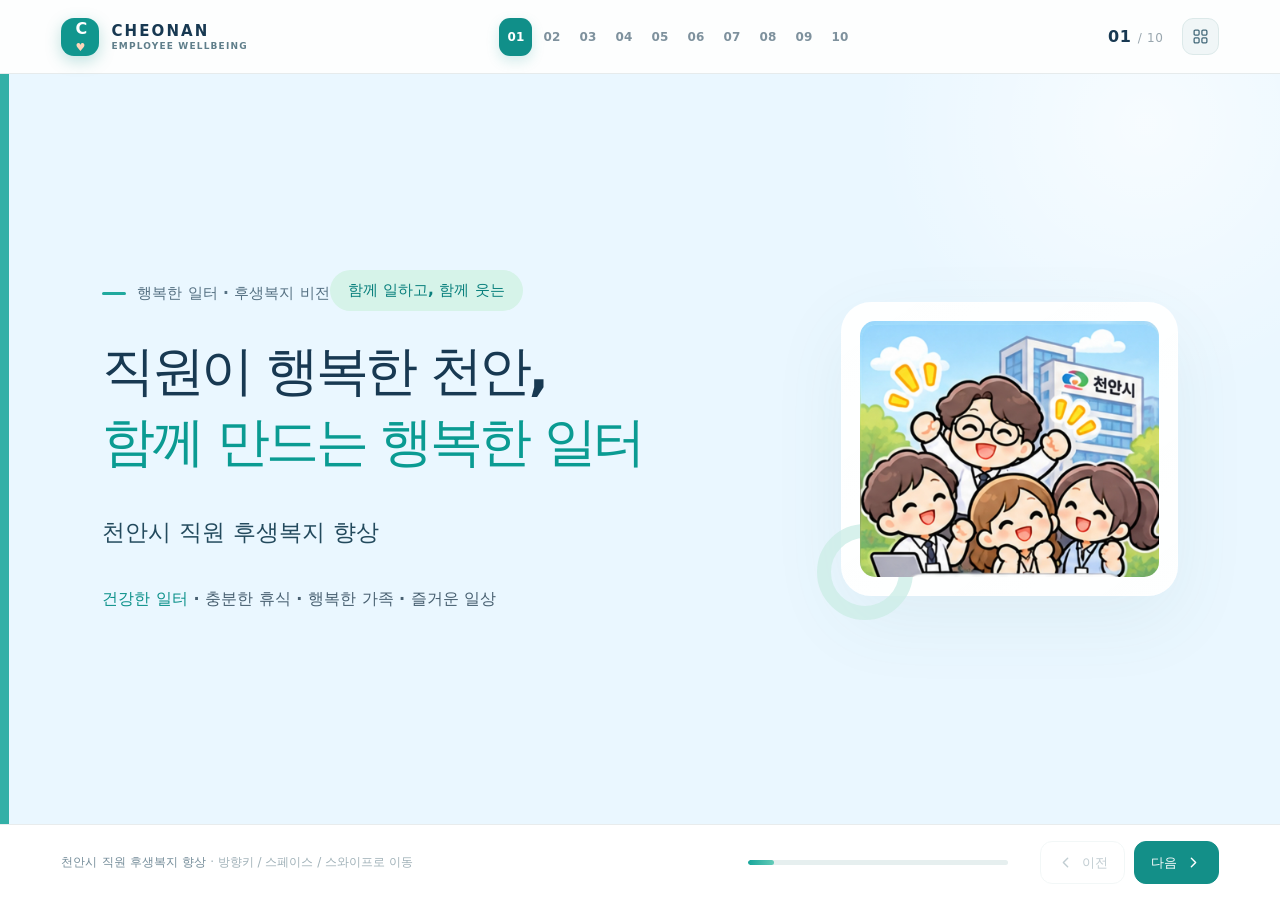
<file: 3.html>
<!doctype html>
<html lang="ko">
<head>
  <meta charset="utf-8">
  <meta name="viewport" content="width=device-width, initial-scale=1, viewport-fit=cover">
  <meta name="theme-color" content="#eff8f8">
  <meta name="description" content="천안시 직원 후생복지 향상 — 함께 일하고, 함께 웃는 행복한 일터">
  <title>천안시 직원 후생복지 | 웹 프레젠테이션</title>
  <link rel="stylesheet" href="./style.css">
  <script src="./script.js" defer></script>
</head>
<body>
  <div class="app" id="app">
    <header class="topbar">
      <a class="brand" href="#slide-1" aria-label="첫 슬라이드로 이동"><span class="brand-mark">C<span>♥</span></span><span class="brand-type"><strong>CHEONAN</strong><small>EMPLOYEE WELLBEING</small></span></a>
      <nav class="desktop-nav" aria-label="슬라이드 선택" id="topNav"></nav>
      <div class="header-actions"><span class="header-count" id="headerCount">01 <span>/ 10</span></span><button class="icon-btn" id="overviewBtn" type="button" aria-label="전체 슬라이드 보기" title="전체 슬라이드 보기"><svg viewBox="0 0 24 24" aria-hidden="true"><rect x="3" y="3" width="7" height="7" rx="1.5"/><rect x="14" y="3" width="7" height="7" rx="1.5"/><rect x="3" y="14" width="7" height="7" rx="1.5"/><rect x="14" y="14" width="7" height="7" rx="1.5"/></svg></button></div>
    </header>
    <main id="presentation" aria-live="polite"></main>
    <footer class="bottom-bar">
      <div class="bottom-label">천안시 직원 후생복지 향상 <span class="help">· 방향키 / 스페이스 / 스와이프로 이동</span></div>
      <div class="progress-track" aria-label="진행률"><div id="progressFill" class="progress-fill"></div></div>
      <div class="controls"><button id="prevBtn" class="control" type="button" aria-label="이전 슬라이드"><svg viewBox="0 0 24 24" aria-hidden="true"><path d="M15 18 9 12l6-6"/></svg><span>이전</span></button><button id="nextBtn" class="control primary" type="button" aria-label="다음 슬라이드"><span>다음</span><svg viewBox="0 0 24 24" aria-hidden="true"><path d="m9 18 6-6-6-6"/></svg></button></div>
    </footer>
  </div>
  <dialog id="overviewDialog" class="overview-dialog" aria-label="슬라이드 전체 목록"><div class="dialog-inner"><div class="dialog-head"><div><span class="overline">PRESENTATION OVERVIEW</span><h2>슬라이드 한눈에 보기</h2></div><button id="closeOverview" class="close-btn" type="button" aria-label="목록 닫기">✕</button></div><div class="overview-grid" id="overviewGrid"></div></div></dialog>
  <noscript><p class="noscript">이 프레젠테이션을 보려면 브라우저의 JavaScript를 켜 주세요.</p></noscript>
</body>
</html>
</file>
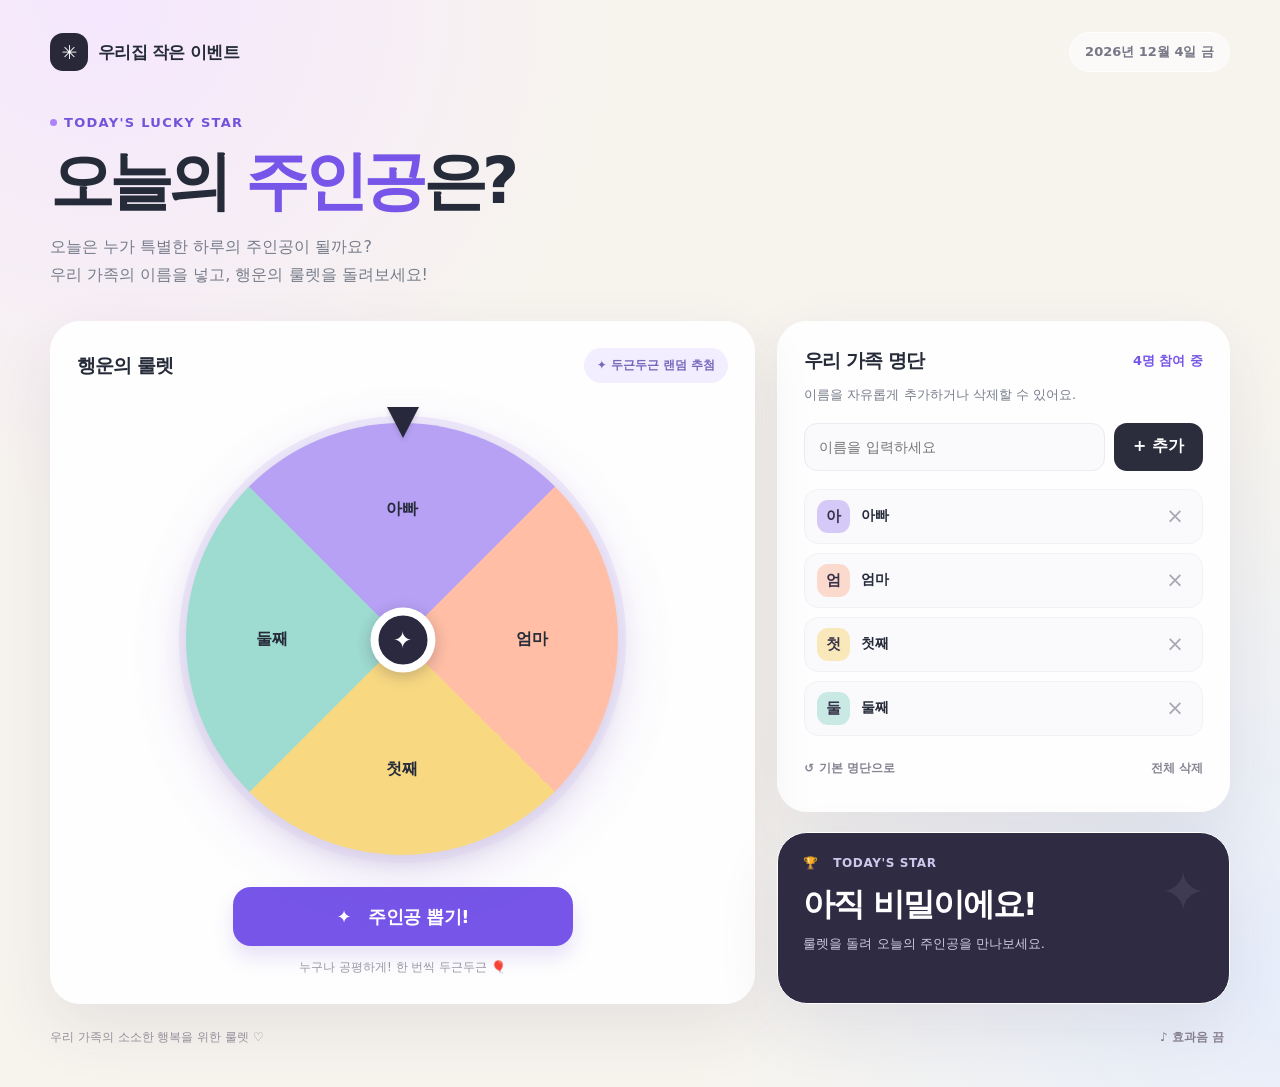
<file: 4.html>
<!doctype html>
<html lang="ko">
<head>
  <meta charset="UTF-8" />
  <meta name="viewport" content="width=device-width, initial-scale=1, viewport-fit=cover" />
  <meta name="theme-color" content="#f7f4ee" />
  <meta name="description" content="우리 가족 오늘의 주인공을 재미있는 룰렛으로 뽑아보세요." />
  <title>오늘의 주인공 | 우리집 랜덤 뽑기</title>
  <style>
    :root { --ink:#252b39; --muted:#777d8b; --paper:#f7f4ee; --white:#fff; --purple:#7655e8; --purple-dark:#5839cb; --line:#e7e4e2; --shadow:0 24px 65px rgba(52,42,84,.09); }
    * { box-sizing:border-box; }
    html { -webkit-tap-highlight-color:transparent; }
    body { margin:0; min-height:100vh; font-family:Pretendard, "Apple SD Gothic Neo", "Noto Sans KR", system-ui, sans-serif; color:var(--ink); background:radial-gradient(circle at 8% 0%, #f5e7fe 0,transparent 32%),radial-gradient(circle at 100% 90%,#e7eefb 0,transparent 36%),var(--paper); }
    button,input {font:inherit;}
    button {cursor:pointer;}
    button:focus-visible,input:focus-visible {outline:3px solid #b5a2ff;outline-offset:3px;}
    .shell {width:min(1180px,calc(100% - 40px)); margin:0 auto; padding:32px 0 40px;}
    header {display:flex;align-items:center;justify-content:space-between;gap:12px;margin-bottom:39px;}
    .brand {display:flex;align-items:center;gap:10px;font-size:17px;font-weight:850;letter-spacing:-.7px;}
    .brand-mark {display:grid;place-items:center;width:38px;height:38px;border-radius:13px;background:#282839;color:#fff;font-size:19px;}
    .date {color:#777786;font-size:13px;font-weight:700;background:#fff9;border:1px solid #fff;padding:10px 15px;border-radius:20px;}
    .eyebrow {display:inline-flex;gap:7px;align-items:center;color:#7453da;font-size:13px;font-weight:850;letter-spacing:.1em;}
    .eyebrow::before {content:"";width:7px;height:7px;border-radius:50%;background:#ad83f9;}
    h1 {font-size:clamp(36px,5.2vw,64px);letter-spacing:-.075em;line-height:1.18;margin:14px 0 13px;font-weight:900;}
    h1 em {font-style:normal;color:var(--purple);}
    .lead {margin:0;color:var(--muted);font-size:16px;line-height:1.8;word-break:keep-all;}
    .intro {margin-bottom:31px;}
    .main-grid {display:grid;grid-template-columns:minmax(0,1.34fr) minmax(310px,.86fr);gap:22px;align-items:stretch;}
    .panel {background:rgba(255,255,255,.93);border:1px solid #fff;border-radius:30px;box-shadow:var(--shadow);}
    .wheel-panel {min-width:0;padding:26px 26px 27px;display:flex;flex-direction:column;align-items:center;position:relative;overflow:hidden;}
    .panel-top {width:100%;display:flex;align-items:center;justify-content:space-between;gap:12px;}
    h2 {margin:0;font-size:19px;letter-spacing:-.05em;font-weight:850;}
    .small-chip {font-size:12px;color:#7768bc;background:#f2edff;padding:9px 13px;border-radius:100px;font-weight:800;white-space:nowrap;}
    .wheel-area {position:relative;width:min(100%,465px);aspect-ratio:1;margin:24px auto 15px;display:grid;place-items:center;}
    .wheel-halo {position:absolute;inset:2%;border-radius:50%;background:#ede7fa;box-shadow:0 16px 50px #8d69d629;}
    #wheel {position:relative;width:93%;height:93%;border-radius:50%;filter:drop-shadow(0 8px 10px #3d275f21);transform:rotate(0deg);will-change:transform;}
    .pointer {position:absolute;z-index:3;top:0;left:50%;transform:translateX(-50%);width:0;height:0;border-left:16px solid transparent;border-right:16px solid transparent;border-top:31px solid #27283b;filter:drop-shadow(0 3px 2px #26233627);}
    .center-cap {position:absolute;z-index:2;left:50%;top:50%;transform:translate(-50%,-50%);display:grid;place-items:center;width:65px;height:65px;border:8px solid #fff;border-radius:50%;background:#2b2940;color:#fff;font-size:23px;box-shadow:0 4px 15px #231e3a3d;pointer-events:none;}
    .wheel-label {position:absolute;top:50%;left:50%;height:30px;display:flex;align-items:center;justify-content:center;text-align:center;font-size:clamp(11px,1.5vw,16px);font-weight:900;line-height:1.15;white-space:nowrap;transform-origin:center;pointer-events:none;user-select:none;}
    .spin {border:0;background:var(--purple);color:white;border-radius:18px;min-height:59px;width:min(100%,340px);font-size:18px;font-weight:900;letter-spacing:-.03em;box-shadow:0 11px 20px #7452d72b;transition:transform .18s,background .18s,box-shadow .18s;}
    .spin:hover:not(:disabled) {transform:translateY(-2px);background:var(--purple-dark);box-shadow:0 15px 24px #7452d744;}
    .spin:active:not(:disabled) {transform:translateY(1px) scale(.98);}
    button:disabled {opacity:.5;cursor:not-allowed;}
    .wheel-hint {margin:13px 0 0;color:#9996a2;font-size:12px;text-align:center;}
    .side {display:flex;flex-direction:column;gap:20px;min-width:0;}
    .list-panel {padding:26px;flex:1;}
    .section-top {display:flex;align-items:center;justify-content:space-between;gap:10px;margin-bottom:10px;}
    .count {color:var(--purple);font-size:13px;font-weight:900;}
    .sub {color:var(--muted);font-size:13px;line-height:1.65;margin:0 0 17px;}
    .form {display:flex;gap:9px;}
    .form input {min-width:0;flex:1;border:1.5px solid #ece9f0;background:#faf9fc;border-radius:13px;padding:0 14px;height:48px;outline:none;font-size:14px;transition:border .2s,background .2s;}
    .form input:focus {border-color:#997efa;background:#fff;}
    .add {border:0;border-radius:13px;background:#2b2c3c;color:#fff;padding:0 19px;font-weight:800;white-space:nowrap;}
    .add:hover {background:#444357;}
    .members {list-style:none;margin:18px 0 0;padding:0;display:flex;flex-direction:column;gap:9px;max-height:310px;overflow:auto;}
    .member {display:flex;align-items:center;gap:11px;padding:10px 12px;border-radius:14px;background:#faf9fc;border:1px solid #f3f1f5;min-height:54px;}
    .avatar {width:33px;height:33px;border-radius:11px;display:grid;place-items:center;font-size:15px;font-weight:900;flex-shrink:0;}
    .member-name {min-width:0;flex:1;font-size:14px;font-weight:800;overflow-wrap:anywhere;}
    .remove {border:0;background:transparent;color:#aaa6b2;border-radius:9px;width:30px;height:30px;font-size:21px;line-height:1;display:grid;place-items:center;}
    .remove:hover {background:#f1eaf9;color:#6d4cc7;}
    .actions {display:flex;justify-content:space-between;gap:9px;margin-top:18px;flex-wrap:wrap;}
    .text-btn {border:0;background:transparent;color:#878393;padding:6px 0;font-size:12px;font-weight:750;}
    .text-btn:hover {color:var(--purple);}
    .result-panel {padding:23px 25px;background:#2e2b43;color:#fff;overflow:hidden;position:relative;min-height:172px;}
    .result-panel::after {content:"✦";position:absolute;right:23px;top:27px;font-size:55px;color:#ffffff15;}
    .result-kicker {color:#cfc7eb;font-size:12px;font-weight:800;letter-spacing:.05em;}
    #winner {font-size:32px;font-weight:900;letter-spacing:-.06em;min-height:42px;margin:13px 0 7px;overflow-wrap:anywhere;}
    #result-msg {font-size:13px;color:#d1cbdf;line-height:1.5;}
    .history {display:flex;flex-wrap:wrap;gap:7px;margin-top:15px;}
    .history span {color:#e5dffe;background:#ffffff1c;padding:6px 9px;border-radius:8px;font-size:11px;font-weight:700;}
    footer {display:flex;align-items:center;justify-content:space-between;gap:10px;margin-top:24px;color:#99939e;font-size:12px;}
    .sound-switch {border:0;background:transparent;color:#898394;font-size:12px;font-weight:750;display:inline-flex;gap:5px;align-items:center;}
    .toast {position:fixed;bottom:25px;left:50%;transform:translate(-50%,20px);background:#2d2940;color:#fff;padding:12px 20px;border-radius:14px;font-size:13px;font-weight:700;opacity:0;pointer-events:none;transition:opacity .2s,transform .2s;z-index:15;max-width:calc(100% - 30px);text-align:center;}
    .toast.show {opacity:1;transform:translate(-50%,0);}
    .confetti {position:fixed;inset:0;pointer-events:none;z-index:10;overflow:hidden;}
    .confetti i {position:absolute;top:-20px;display:block;width:9px;height:15px;animation:fall var(--duration) linear forwards;animation-delay:var(--delay);opacity:0;}
    @keyframes fall {0%{opacity:1;transform:translate3d(0,-30px,0) rotate(0)}100%{opacity:1;transform:translate3d(var(--drift),105vh,0) rotate(800deg)}}
    .spark {animation:pop .5s ease both;} @keyframes pop {0%{transform:scale(.8);opacity:.2}70%{transform:scale(1.1)}100%{transform:scale(1);opacity:1}}
    @media (min-width:900px) and (max-height:850px) {.wheel-area{width:min(100%,390px)}}
    @media(max-width:800px){.shell{width:min(620px,calc(100% - 28px));padding:20px 0 30px;}header{margin-bottom:27px}.intro{margin-bottom:25px}.main-grid{grid-template-columns:1fr;gap:16px}.wheel-panel{padding:21px 18px 24px}.wheel-area{width:min(100%,440px);margin:17px auto 10px}.list-panel{padding:22px}.side{gap:16px}.result-panel{min-height:155px}footer{padding:0 3px}}
    @media(max-width:440px){.shell{width:calc(100% - 24px)}.date{padding:8px 10px;font-size:11px}.brand{font-size:15px}.brand-mark{width:34px;height:34px}h1{font-size:39px}.lead{font-size:14px}.panel{border-radius:23px}.wheel-label{font-size:12px}.wheel-area{width:100%}.pointer{border-left-width:13px;border-right-width:13px;border-top-width:26px}.center-cap{width:55px;height:55px;border-width:6px}.spin{font-size:16px;min-height:55px}}
    @media(prefers-reduced-motion:reduce){*,*::before,*::after{animation-duration:.01ms!important;scroll-behavior:auto!important;transition-duration:.01ms!important}}
  </style>
</head>
<body>
  <div class="shell">
    <header>
      <div class="brand"><span class="brand-mark" aria-hidden="true">✳</span><span>우리집 작은 이벤트</span></div>
      <div class="date" id="today"></div>
    </header>
    <section class="intro" aria-labelledby="heading">
      <div class="eyebrow">TODAY'S LUCKY STAR</div>
      <h1 id="heading">오늘의 <em>주인공</em>은?</h1>
      <p class="lead">오늘은 누가 특별한 하루의 주인공이 될까요?<br>우리 가족의 이름을 넣고, 행운의 룰렛을 돌려보세요!</p>
    </section>
    <main class="main-grid">
      <section class="panel wheel-panel" aria-labelledby="roulette-title">
        <div class="panel-top"><h2 id="roulette-title">행운의 룰렛</h2><span class="small-chip">✦ 두근두근 랜덤 추첨</span></div>
        <div class="wheel-area" aria-label="가족 이름이 표시된 룰렛">
          <div class="wheel-halo"></div>
          <div id="wheel"></div>
          <div class="pointer" aria-hidden="true"></div>
          <div class="center-cap" aria-hidden="true">✦</div>
        </div>
        <button type="button" class="spin" id="spin">✦ &nbsp; 주인공 뽑기!</button>
        <p class="wheel-hint">누구나 공평하게! 한 번씩 두근두근 🎈</p>
      </section>
      <aside class="side">
        <section class="panel list-panel" aria-labelledby="family-title">
          <div class="section-top"><h2 id="family-title">우리 가족 명단</h2><span class="count" id="count">0명 참여 중</span></div>
          <p class="sub">이름을 자유롭게 추가하거나 삭제할 수 있어요.</p>
          <form class="form" id="form"><input id="nameInput" type="text" maxlength="16" placeholder="이름을 입력하세요" aria-label="추가할 가족 이름" autocomplete="off" required /><button class="add" type="submit">+ 추가</button></form>
          <ul class="members" id="members" aria-label="참여자 명단"></ul>
          <div class="actions"><button class="text-btn" id="resetNames" type="button">↺ 기본 명단으로</button><button class="text-btn" id="clearNames" type="button">전체 삭제</button></div>
        </section>
        <section class="panel result-panel" aria-live="polite" aria-atomic="true">
          <div class="result-kicker">🏆 &nbsp; TODAY'S STAR</div>
          <div id="winner">아직 비밀이에요!</div>
          <div id="result-msg">룰렛을 돌려 오늘의 주인공을 만나보세요.</div>
          <div class="history" id="history" aria-label="최근 당첨 결과"></div>
        </section>
      </aside>
    </main>
    <footer><span>우리 가족의 소소한 행복을 위한 룰렛 ♡</span><button class="sound-switch" id="sound" type="button" aria-pressed="false">♪ 효과음 끔</button></footer>
  </div>
  <div class="confetti" id="confetti" aria-hidden="true"></div>
  <div id="toast" class="toast" role="status"></div>
  <script>
    (()=>{
      'use strict';
      const KEY='family-roulette-names-v1', HISTORY_KEY='family-roulette-history-v1', SOUND_KEY='family-roulette-sound-v1';
      const defaults=['아빠','엄마','첫째','둘째'];
      const palette=['#b6a1f4','#ffbea5','#f8d982','#9edbd0','#9ac9f7','#f4b6d1','#c6d9a3','#d8b5f1','#ffc7a6','#a6dcf0'];
      const $=id=>document.getElementById(id);
      const safeParse=(key,fallback)=>{try{const v=JSON.parse(localStorage.getItem(key));return Array.isArray(v)?v:fallback;}catch{return fallback;}};
      let names=safeParse(KEY,defaults).filter(v=>typeof v==='string'&&v.trim()).slice(0,24);
      let history=safeParse(HISTORY_KEY,[]).filter(v=>typeof v==='string').slice(0,4);
      let soundOn=localStorage.getItem(SOUND_KEY)==='true';
      let spinning=false, rotation=0, spinTimer=null, audioCtx=null, toastTimer=null;
      const reduced=window.matchMedia('(prefers-reduced-motion: reduce)');
      $('today').textContent=new Intl.DateTimeFormat('ko-KR',{year:'numeric',month:'long',day:'numeric',weekday:'short'}).format(new Date());
      function save(){try{localStorage.setItem(KEY,JSON.stringify(names));localStorage.setItem(HISTORY_KEY,JSON.stringify(history));}catch{}}
      function toast(msg){$('toast').textContent=msg;$('toast').classList.add('show');clearTimeout(toastTimer);toastTimer=setTimeout(()=>$('toast').classList.remove('show'),2400);}
      function draw(){
        const wheel=$('wheel'); wheel.replaceChildren();
        const n=names.length,step=n?360/n:360;
        wheel.style.background=n?`conic-gradient(from ${-step/2}deg,${names.map((_,i)=>`${palette[i%palette.length]} ${i*step}deg ${(i+1)*step}deg`).join(',')})`:'#eae5f1';
        if(!n){const label=document.createElement('span');label.textContent='이름을 추가해 주세요';label.style.cssText='position:absolute;inset:0;display:grid;place-items:center;font-weight:850;color:#8d8496;text-align:center;padding:40px';wheel.append(label);return;}
        names.forEach((name,i)=>{
          const angle=i*step*Math.PI/180;
          const label=document.createElement('span');label.className='wheel-label';label.textContent=name;
          // Center of the segment is at angle 0 (12 o'clock), then clockwise.
          const r=n===1?0:n===2?27:n<=5?30:n<=10?34:36;
          label.style.left=`${50+Math.sin(angle)*r}%`;
          label.style.top=`${50-Math.cos(angle)*r}%`;
          label.style.width=`${n>12?20:n>8?24:n>5?29:35}%`;
          label.style.transform='translate(-50%,-50%)';
          label.style.fontSize=n>15?'10px':n>10?'11px':n>7?'12px':'';
          wheel.append(label);
        });
      }
      function renderMembers(){
        const root=$('members');root.replaceChildren();
        $('count').textContent=`${names.length}명 참여 중`;
        names.forEach((name,i)=>{
          const li=document.createElement('li');li.className='member';
          const avatar=document.createElement('span');avatar.className='avatar';avatar.style.background=palette[i%palette.length]+'88';avatar.style.color='#39334a';avatar.textContent=name[0];
          const nameSpan=document.createElement('span');nameSpan.className='member-name';nameSpan.textContent=name;
          const btn=document.createElement('button');btn.className='remove';btn.type='button';btn.textContent='×';btn.setAttribute('aria-label',`${name} 삭제`);
          btn.addEventListener('click',()=>{if(spinning)return;names.splice(i,1);updated();});
          li.append(avatar,nameSpan,btn);root.append(li);
        });
        $('spin').disabled=spinning||names.length===0;
      }
      function renderHistory(){const el=$('history');el.replaceChildren();history.forEach(name=>{let s=document.createElement('span');s.textContent=`✦ ${name}`;el.append(s);});}
      function updated(){save();draw();renderMembers();renderHistory();}
      $('form').addEventListener('submit',e=>{
        e.preventDefault();if(spinning)return;
        const v=$('nameInput').value.trim().replace(/\s+/g,' ');
        if(!v){toast('이름을 입력해 주세요.');return;}
        if(names.length>=24){toast('최대 24명까지 추가할 수 있어요.');return;}
        if(names.includes(v)){toast('이미 명단에 있는 이름이에요.');return;}
        names.push(v);$('nameInput').value='';updated();$('nameInput').focus();toast(`${v}님이 추가되었어요!`);
      });
      $('resetNames').addEventListener('click',()=>{if(spinning)return;names=[...defaults];history=[];resetResult();updated();toast('기본 명단으로 돌아왔어요.');});
      $('clearNames').addEventListener('click',()=>{if(spinning)return;names=[];history=[];resetResult();updated();toast('명단을 모두 비웠어요.');});
      function resetResult(){$('winner').textContent='아직 비밀이에요!';$('result-msg').textContent='룰렛을 돌려 오늘의 주인공을 만나보세요.';}
      function beep(freq=500,duration=.08,type='sine'){
        if(!soundOn)return;
        try{audioCtx??=new(window.AudioContext||window.webkitAudioContext)();if(audioCtx.state==='suspended')audioCtx.resume();const oscillator=audioCtx.createOscillator();const gain=audioCtx.createGain();oscillator.type=type;oscillator.frequency.value=freq;gain.gain.setValueAtTime(.0001,audioCtx.currentTime);gain.gain.exponentialRampToValueAtTime(.075,audioCtx.currentTime+.012);gain.gain.exponentialRampToValueAtTime(.0001,audioCtx.currentTime+duration);oscillator.connect(gain).connect(audioCtx.destination);oscillator.start();oscillator.stop(audioCtx.currentTime+duration+.01);}catch{}
      }
      function celebrate(){if(reduced.matches)return;const root=$('confetti');root.replaceChildren();for(let i=0;i<85;i++){const piece=document.createElement('i');piece.style.left=Math.random()*100+'%';piece.style.background=palette[i%palette.length];piece.style.borderRadius=i%3?'2px':'50%';piece.style.setProperty('--duration',(2+Math.random()*2.6)+'s');piece.style.setProperty('--delay',(Math.random()*.55)+'s');piece.style.setProperty('--drift',((Math.random()-.5)*220)+'px');root.append(piece);}setTimeout(()=>root.replaceChildren(),5300);}
      $('spin').addEventListener('click',()=>{
        if(spinning||!names.length)return;
        spinning=true;renderMembers();$('spin').textContent='두근두근... 🎲';$('winner').textContent='누가 될까요?';$('result-msg').textContent='행운이 돌고 있어요!';
        const n=names.length,idx=Math.floor(Math.random()*n),step=360/n;
        const current=((rotation%360)+360)%360;
        const target=((360-idx*step)%360+360)%360;
        const delta=(target-current+360)%360;
        rotation+=360*(5+Math.floor(Math.random()*3))+delta;
        const duration=reduced.matches?50:4600;
        const wheel=$('wheel');wheel.style.transition=`transform ${duration}ms cubic-bezier(.13,.75,.13,1)`;
        requestAnimationFrame(()=>{requestAnimationFrame(()=>{wheel.style.transform=`rotate(${rotation}deg)`;});});
        beep(390,.12);
        clearTimeout(spinTimer);
        spinTimer=setTimeout(()=>{
          spinning=false;
          const picked=names[idx];history.unshift(picked);history=history.slice(0,4);save();renderHistory();renderMembers();
          $('spin').textContent='✦  다시 뽑기!';$('winner').textContent=`🎉 ${picked}!`;$('winner').classList.remove('spark');void $('winner').offsetWidth;$('winner').classList.add('spark');
          $('result-msg').textContent='축하해요! 오늘의 주인공으로 선정됐어요 ✨';
          beep(523,.18);setTimeout(()=>beep(659,.19),140);setTimeout(()=>beep(784,.3),280);celebrate();
        },duration+70);
      });
      function renderSound(){$('sound').textContent=soundOn?'♫ 효과음 켬':'♪ 효과음 끔';$('sound').setAttribute('aria-pressed',String(soundOn));}
      $('sound').addEventListener('click',()=>{soundOn=!soundOn;try{localStorage.setItem(SOUND_KEY,String(soundOn));}catch{}renderSound();if(soundOn)beep(700,.1);});
      renderSound();updated();
    })();
  </script>
</body>
</html>
</file>
<file: style.css>
@import url('');
:root{font-family: 'Pretendard', 'Noto Sans KR', 'Apple SD Gothic Neo', 'Malgun Gothic',system-ui,sans-serif;color:#183952;background:#ecf5f7;font-synthesis:none;--ink:#183952;--teal:#108f89;--coral:#e96965;--sky:#377ebc;--muted:#637789;--border:rgba(29,70,80,.1)}
*{box-sizing:border-box}html,body{margin:0;min-height:100%;overflow:hidden}button,a{-webkit-tap-highlight-color:transparent}button{font:inherit}button:focus-visible,a:focus-visible{outline:3px solid #ffbc65;outline-offset:3px}button{cursor:pointer}a{color:inherit;text-decoration:none}.app{height:100dvh;min-height:500px;display:grid;grid-template-rows:74px minmax(0,1fr) 76px;overflow:hidden}.topbar{display:flex;align-items:center;justify-content:space-between;gap:25px;padding:0 clamp(22px,4.8vw,86px);background:#ffffffdd;backdrop-filter:blur(16px);border-bottom:1px solid var(--border);z-index:10}.brand{display:flex;align-items:center;gap:12px;flex-shrink:0}.brand-mark{height:38px;width:38px;border-radius:13px;background:#11968e;color:white;font-weight:900;display:grid;place-items:center;letter-spacing:-2px;box-shadow:0 5px 16px #068b8040}.brand-mark span{font-size:11px;color:#ffd6ba;letter-spacing:0}.brand-type{display:flex;flex-direction:column;gap:1px}.brand-type strong{font-size:15px;letter-spacing:.14em}.brand-type small{font-size:9px;letter-spacing:.13em;color:#5f7e8a;font-weight:700}.desktop-nav{display:flex;gap:3px;align-items:center;justify-content:center;min-width:0}.nav-step{position:relative;min-width:33px;height:38px;border:0;background:transparent;color:#7e919d;border-radius:11px;font-size:12px;font-weight:800;transition:.2s}.nav-step:hover{background:#eff8f6;color:var(--teal)}.nav-step.active{color:white;background:var(--teal);box-shadow:0 5px 13px #13958e2e}.header-actions{display:flex;align-items:center;gap:18px}.header-count{font-size:16px;font-weight:900;letter-spacing:.04em;white-space:nowrap}.header-count span{font-size:12px;font-weight:500;color:#99a6ae}.icon-btn{width:37px;height:37px;display:grid;place-items:center;background:#f0f6f7;border:1px solid #dce9e9;border-radius:11px;color:#426879}.icon-btn svg{width:17px;height:17px;fill:none;stroke:currentColor;stroke-width:1.8}#presentation{min-height:0;position:relative;isolation:isolate}.slide{position:absolute;inset:0;display:grid;grid-template-columns:minmax(0,1.5fr) minmax(245px,.75fr);align-items:center;gap:clamp(24px,5vw,104px);padding:clamp(30px,4vh,60px) clamp(40px,8vw,155px);overflow:hidden;background:var(--slide-bg,#eff8fc);visibility:hidden;opacity:0;transform:translateX(32px) scale(.985);pointer-events:none;transition:opacity .48s ease,transform .55s cubic-bezier(.2,.8,.2,1),visibility .55s}.slide.is-active{visibility:visible;opacity:1;transform:translateX(0) scale(1);pointer-events:auto;z-index:2}.slide.exiting{visibility:visible;opacity:0;transform:translateX(-28px) scale(.985);z-index:1}.slide:before{content:"";position:absolute;width:min(44vw,550px);aspect-ratio:1;background:radial-gradient(circle,#ffffff9a 2%,transparent 70%);right:-11%;top:-30%;pointer-events:none}.slide:after{content:"";position:absolute;left:0;top:0;bottom:0;width:9px;background:var(--accent,#51c2b3);opacity:.9}.slide-content{position:relative;z-index:1;min-width:0;max-width:890px}.overline{display:block;color:var(--teal);font-size:clamp(11px,1vw,14px);font-weight:850;letter-spacing:.16em}.section-label{display:inline-flex;align-items:center;gap:11px;font-size:clamp(13px,1.2vw,17px);font-weight:700;color:#567183;margin:0 0 clamp(18px,3.5vh,42px)}.section-label:before{content:"";width:24px;height:3px;background:var(--accent,#11968e);border-radius:8px}.eyebrow{display:inline-flex;padding:10px 18px;color:#087f7c;background:#d6f3e9;border-radius:100px;font-size:clamp(13px,1.2vw,16px);font-weight:800;margin-bottom:21px}.slide-title{font-size:clamp(32px,3.45vw,65px);line-height:1.24;letter-spacing:-.065em;font-weight:900;margin:0;color:var(--ink);word-break:keep-all}.slide-title span{display:block}.slide-title span:last-child{color:var(--title-accent,var(--ink))}.slide-subtitle{color:#5d7281;font-weight:550;font-size:clamp(16px,1.45vw,22px);margin:clamp(16px,2.4vh,29px) 0 clamp(24px,3.9vh,45px);line-height:1.5;word-break:keep-all}.bullet-list{list-style:none;display:grid;gap:clamp(10px,1.5vh,22px);padding:0;margin:0}.bullet-list li{display:flex;align-items:baseline;gap:16px;font-size:clamp(16px,1.53vw,24px);line-height:1.45;letter-spacing:-.04em;color:#354b5a;word-break:keep-all}.bullet-list .bullet-mark{align-self:center;flex:none;width:5px;height:23px;background:var(--bullet-color,var(--teal));border-radius:7px}.bullet-list strong{font-weight:850;color:var(--bullet-color,var(--teal))}.bullet-list li:nth-child(2){--bullet-color:#367fc0}.bullet-list li:nth-child(3){--bullet-color:#dc6462}.bullet-list li:nth-child(4){--bullet-color:#0e9287}.quote{display:flex;align-items:center;justify-content:center;padding:14px 24px;border-radius:17px;background:#ddf2eae3;color:var(--quote-color,#148c85);font-size:clamp(14px,1.2vw,19px);font-weight:850;letter-spacing:-.04em;line-height:1.5;text-align:center;max-width:740px;margin-top:clamp(20px,4vh,42px);word-break:keep-all}.quote:before{content:'“';font-family:Georgia,serif;font-size:34px;opacity:.3;margin-right:8px;line-height:0}.illustration{position:relative;z-index:1;margin:0;justify-self:center;align-self:center;display:flex;align-items:center;justify-content:center;width:min(100%,390px);padding:18px;border:1px solid #ffffff99;border-radius:30px;background:linear-gradient(145deg,#ffffffeb,#fffffff0);box-shadow:0 24px 75px #41777b13;transform:translateY(0);transition:transform .4s}.illustration:hover{transform:translateY(-7px) rotate(1deg)}.illustration img{display:block;width:100%;height:auto;max-height:min(54vh,470px);object-fit:contain;border-radius:15px}.illustration:before{content:"";width:68px;height:68px;border:14px solid #cdeee8;border-radius:50%;position:absolute;left:-25px;bottom:-25px;z-index:-1;opacity:.8}.intro .slide-title{font-size:clamp(36px,4.15vw,74px);line-height:1.35}.intro .slide-title span:last-child{color:#0a9b92}.intro .slide-subtitle{font-size:clamp(18px,1.8vw,28px);color:#234a5d;font-weight:800;margin-top:36px}.intro-footer{font-size:clamp(14px,1.25vw,19px);font-weight:600;color:#486071;line-height:1.7}.intro-footer b{color:#0c918a}.value-grid{display:grid;grid-template-columns:repeat(2,minmax(0,1fr));gap:17px;margin-top:6px;max-width:750px}.value-card{padding:clamp(17px,2vw,28px);border-radius:20px;background:var(--card);min-height:125px;display:flex;align-items:flex-start;gap:15px;transition:transform .25s,box-shadow .25s}.value-card:hover{transform:translateY(-5px);box-shadow:0 15px 30px #31545f14}.value-card .value-number{font-size:12px;font-weight:900;color:var(--teal);padding-top:3px}.value-card h3{font-size:clamp(18px,1.6vw,25px);margin:0 0 12px;color:var(--value-ink,var(--teal));letter-spacing:-.05em}.value-card p{margin:0;font-size:clamp(13px,1.1vw,17px);color:#495c67}.value-card:nth-child(1){--card:#dff4e9}.value-card:nth-child(2){--card:#fff0d9;--value-ink:#2b80b4}.value-card:nth-child(3){--card:#fbe9e7;--value-ink:#cc5c56}.value-card:nth-child(4){--card:#e4edfa}.bottom-bar{display:flex;align-items:center;gap:32px;padding:0 clamp(22px,4.8vw,86px);background:white;border-top:1px solid var(--border);z-index:10}.bottom-label{flex:1;font-size:12px;color:#748c99;white-space:nowrap;font-weight:650}.help{font-weight:400;color:#a0b1b8}.progress-track{width:min(22vw,260px);height:5px;background:#e6efef;border-radius:50px;overflow:hidden}.progress-fill{height:100%;width:10%;background:linear-gradient(90deg,#17a69b,#64cbb8);border-radius:50px;transition:width .5s}.controls{display:flex;gap:9px}.control{height:43px;display:flex;align-items:center;gap:8px;justify-content:center;border:1px solid #dce9e9;color:#50717f;background:white;padding:0 16px;border-radius:12px;font-size:13px;font-weight:750;transition:.2s}.control:hover:not(:disabled){background:#ecf9f6;transform:translateY(-1px)}.control.primary{border-color:#138f88;background:#138f88;color:white}.control.primary:hover:not(:disabled){background:#0a7871}.control:disabled{opacity:.35;cursor:default}.control svg{width:17px;height:17px;fill:none;stroke:currentColor;stroke-width:2;stroke-linecap:round;stroke-linejoin:round}.overview-dialog{border:0;border-radius:25px;padding:0;width:min(1000px,calc(100% - 36px));max-height:min(86vh,850px);background:#f7fbfb;box-shadow:0 25px 100px #0c263e40;color:#173d4b}.overview-dialog::backdrop{background:#1033428c;backdrop-filter:blur(6px)}.dialog-inner{padding:clamp(20px,3vw,40px)}.dialog-head{display:flex;align-items:flex-start;justify-content:space-between;margin-bottom:23px}.dialog-head h2{font-size:clamp(22px,2.5vw,32px);letter-spacing:-.06em;margin:8px 0 0}.close-btn{height:38px;width:38px;border:0;background:#eaf2f3;border-radius:12px}.overview-grid{display:grid;grid-template-columns:repeat(5,minmax(0,1fr));gap:13px}.overview-item{border:2px solid transparent;background:white;padding:12px;text-align:left;border-radius:16px;color:#1a4050;transition:.2s}.overview-item:hover{transform:translateY(-3px);border-color:#b2dfd9}.overview-item.selected{border-color:#12958c}.overview-item img{width:100%;height:110px;object-fit:contain;border-radius:11px;background:#f4f8f8}.overview-item .num{font-size:11px;color:#148f88;font-weight:900;display:block;margin:8px 0 4px}.overview-item .name{font-size:12px;font-weight:800;word-break:keep-all;line-height:1.35}.noscript{position:fixed;inset:40%;font-weight:bold;z-index:40}.slide.is-active .slide-content>*{animation:rise .65s both}.slide.is-active .slide-content>*:nth-child(2){animation-delay:.08s}.slide.is-active .slide-content>*:nth-child(3){animation-delay:.15s}.slide.is-active .slide-content>*:nth-child(4){animation-delay:.21s}.slide.is-active .slide-content>*:nth-child(5){animation-delay:.29s}.slide.is-active .illustration{animation:imgReveal .75s .16s both}@keyframes rise{from{opacity:0;transform:translateY(23px)}to{opacity:1;transform:translateY(0)}}@keyframes imgReveal{from{opacity:0;transform:translateX(24px) scale(.96)}to{opacity:1;transform:translateX(0) scale(1)}}
@media(max-width:1050px){.app{grid-template-rows:65px minmax(0,1fr) 67px}.topbar,.bottom-bar{padding-left:24px;padding-right:24px}.desktop-nav{gap:0}.nav-step{min-width:27px;font-size:11px}.slide{padding:32px 5vw;gap:24px;grid-template-columns:minmax(0,1.45fr) minmax(220px,.8fr)}.slide-title{font-size:clamp(29px,3.6vw,48px)}.bullet-list li{font-size:clamp(15px,1.7vw,20px)}.illustration{width:95%;padding:13px}.value-card{min-height:110px;padding:16px}.help{display:none}}
@media(max-width:700px){html,body{overflow:hidden}.app{min-height:0;grid-template-rows:58px minmax(0,1fr) 67px}.topbar{padding:0 16px}.brand-mark{width:31px;height:31px;border-radius:10px;font-size:13px}.brand-type strong{font-size:12px}.brand-type small{font-size:7px}.desktop-nav{display:none}.header-count{font-size:14px}.header-actions{gap:10px}.slide{display:flex;flex-direction:column;align-items:stretch;justify-content:flex-start;gap:16px;padding:27px 24px 30px;overflow-y:auto;overscroll-behavior:contain;scrollbar-width:thin}.slide:after{width:5px}.slide-content{max-width:none;flex:none}.section-label{margin-bottom:19px;font-size:13px}.slide-title,.intro .slide-title{font-size:clamp(29px,7.2vw,43px);line-height:1.33}.slide-subtitle,.intro .slide-subtitle{font-size:15px;margin:14px 0 22px}.eyebrow{margin-bottom:13px;font-size:12px;padding:7px 12px}.bullet-list{gap:12px}.bullet-list li{font-size:clamp(15px,3.8vw,18px);gap:12px}.bullet-list .bullet-mark{height:19px;width:4px}.quote{font-size:13px;padding:12px;margin-top:21px}.illustration{width:min(72%,285px);margin:10px auto 5px;padding:11px;border-radius:20px;flex:none;box-shadow:0 12px 30px #41777b13}.illustration img{max-height:240px}.intro-footer{font-size:13px}.value-grid{gap:9px}.value-card{min-height:90px;padding:13px;gap:8px;border-radius:13px}.value-card h3{font-size:17px;margin-bottom:7px}.value-card p{font-size:12px}.value-card .value-number{font-size:10px}.bottom-bar{padding:0 15px;gap:12px}.bottom-label{display:none}.progress-track{flex:1;width:auto}.control{height:41px;padding:0 14px}.overview-grid{grid-template-columns:repeat(2,minmax(0,1fr))}.overview-item img{height:90px}.dialog-inner{padding:20px}}
@media(max-height:740px) and (min-width:701px){.slide{padding-top:24px;padding-bottom:22px}.slide-title{font-size:clamp(30px,3vw,49px)}.intro .slide-title{font-size:clamp(34px,3.5vw,57px)}.slide-subtitle{margin:14px 0 20px}.section-label{margin-bottom:17px}.bullet-list{gap:9px}.bullet-list li{font-size:clamp(15px,1.35vw,20px)}.quote{margin-top:19px;padding:10px}.value-card{min-height:85px}.illustration img{max-height:49vh}}
@media(prefers-reduced-motion:reduce){*,*:before,*:after{animation-duration:.01ms!important;transition-duration:.01ms!important;scroll-behavior:auto!important}}
</file>
